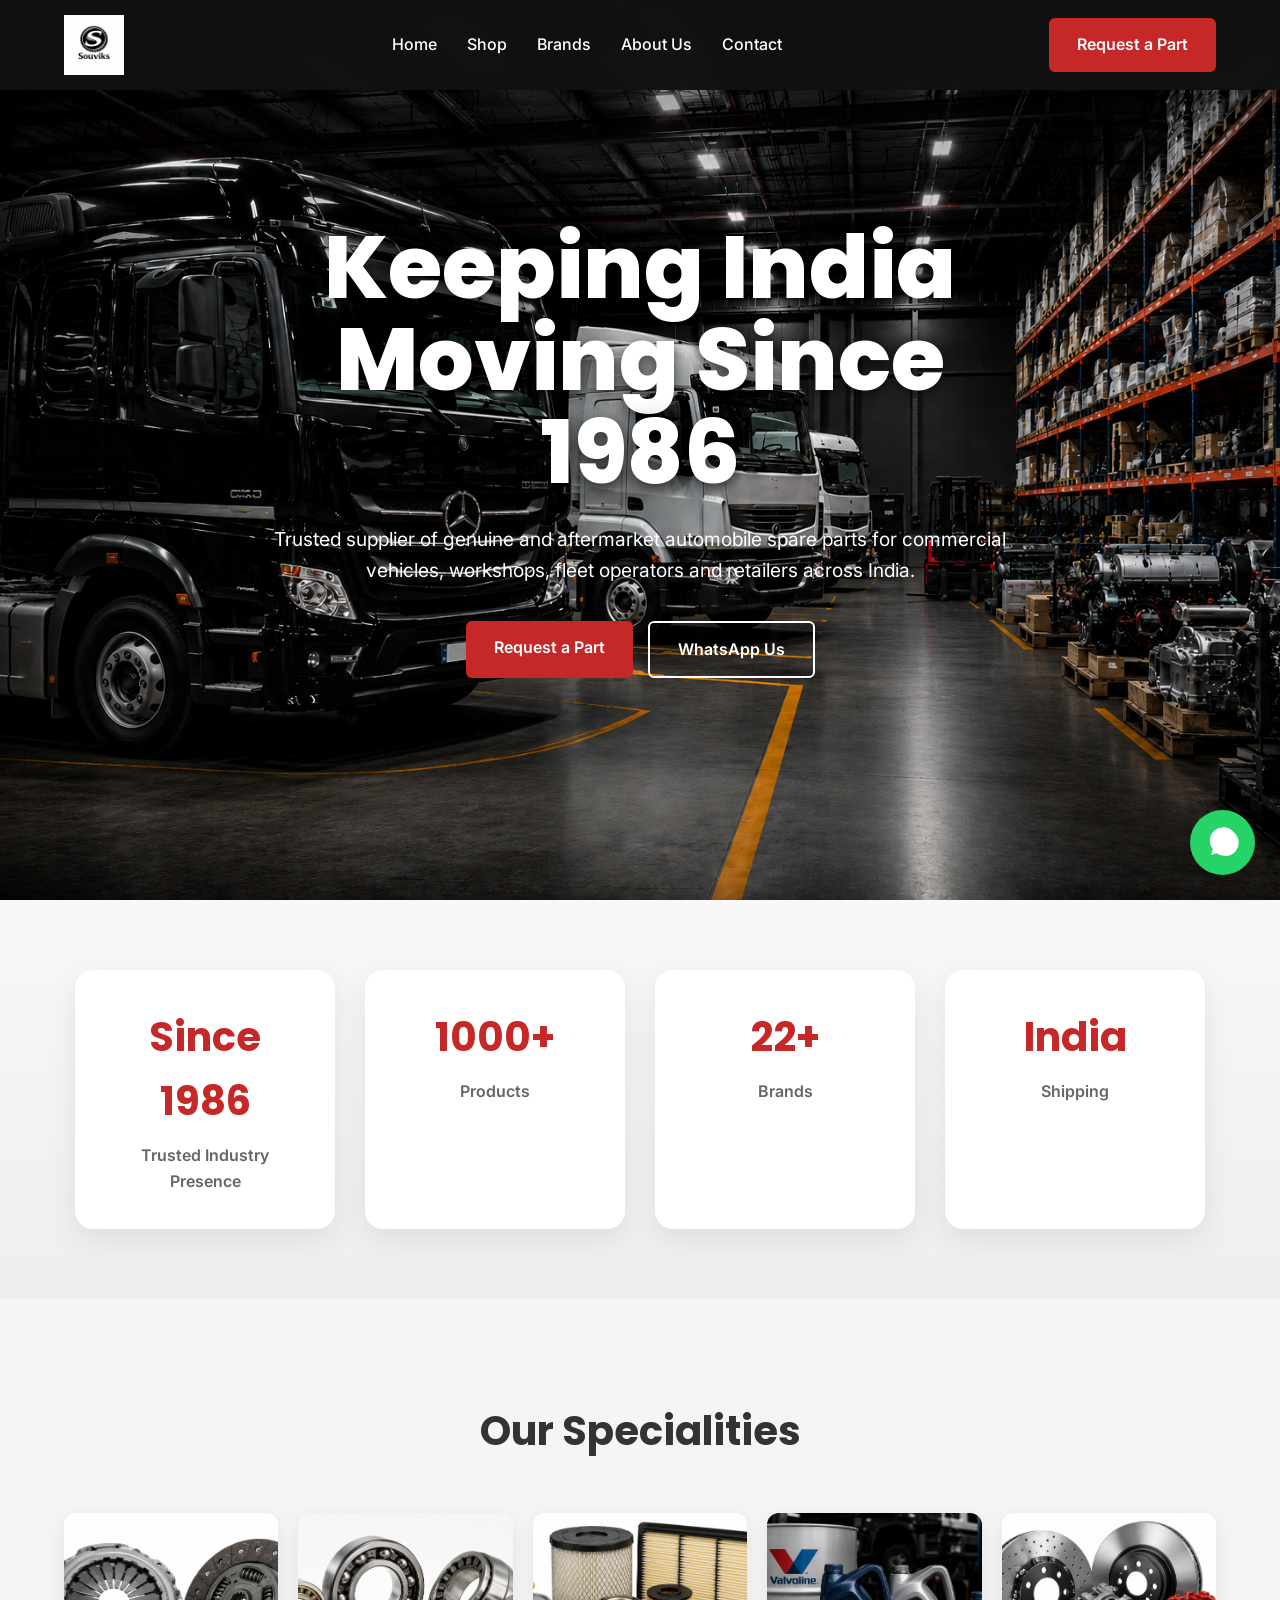
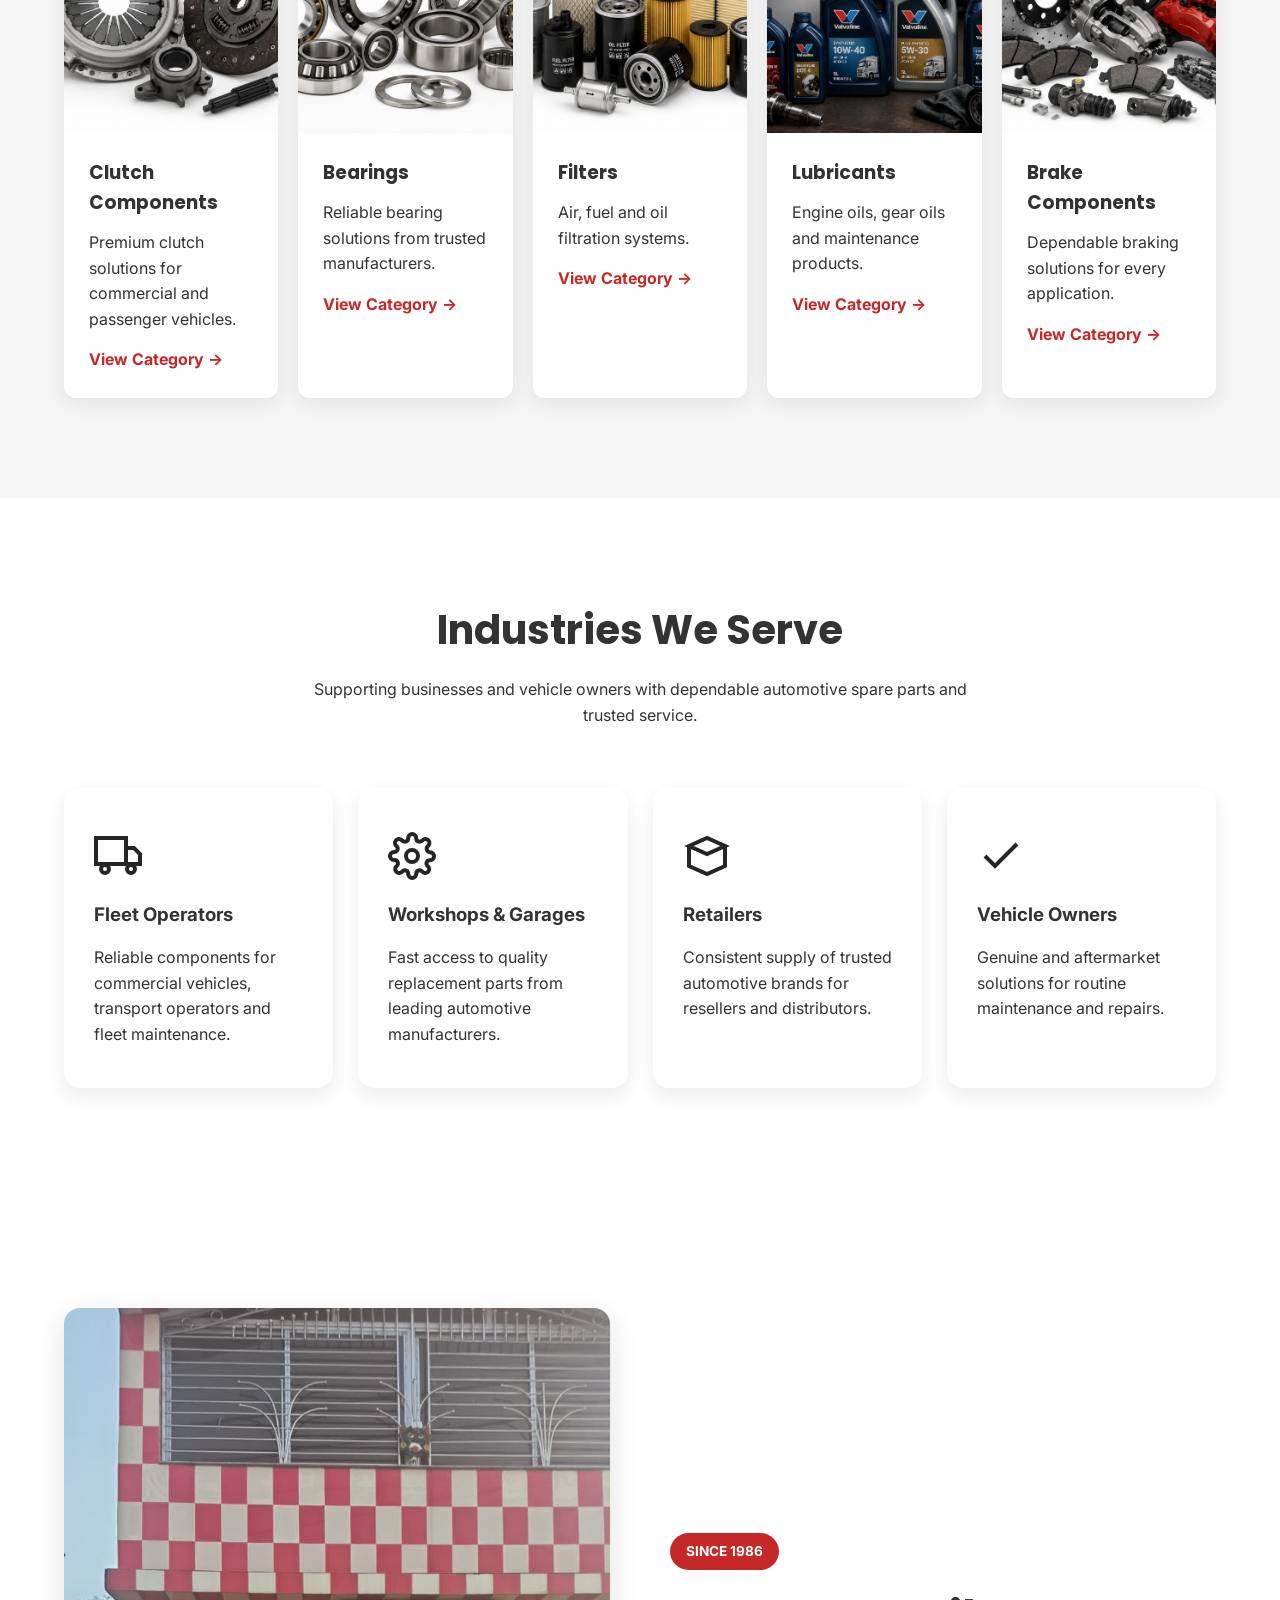
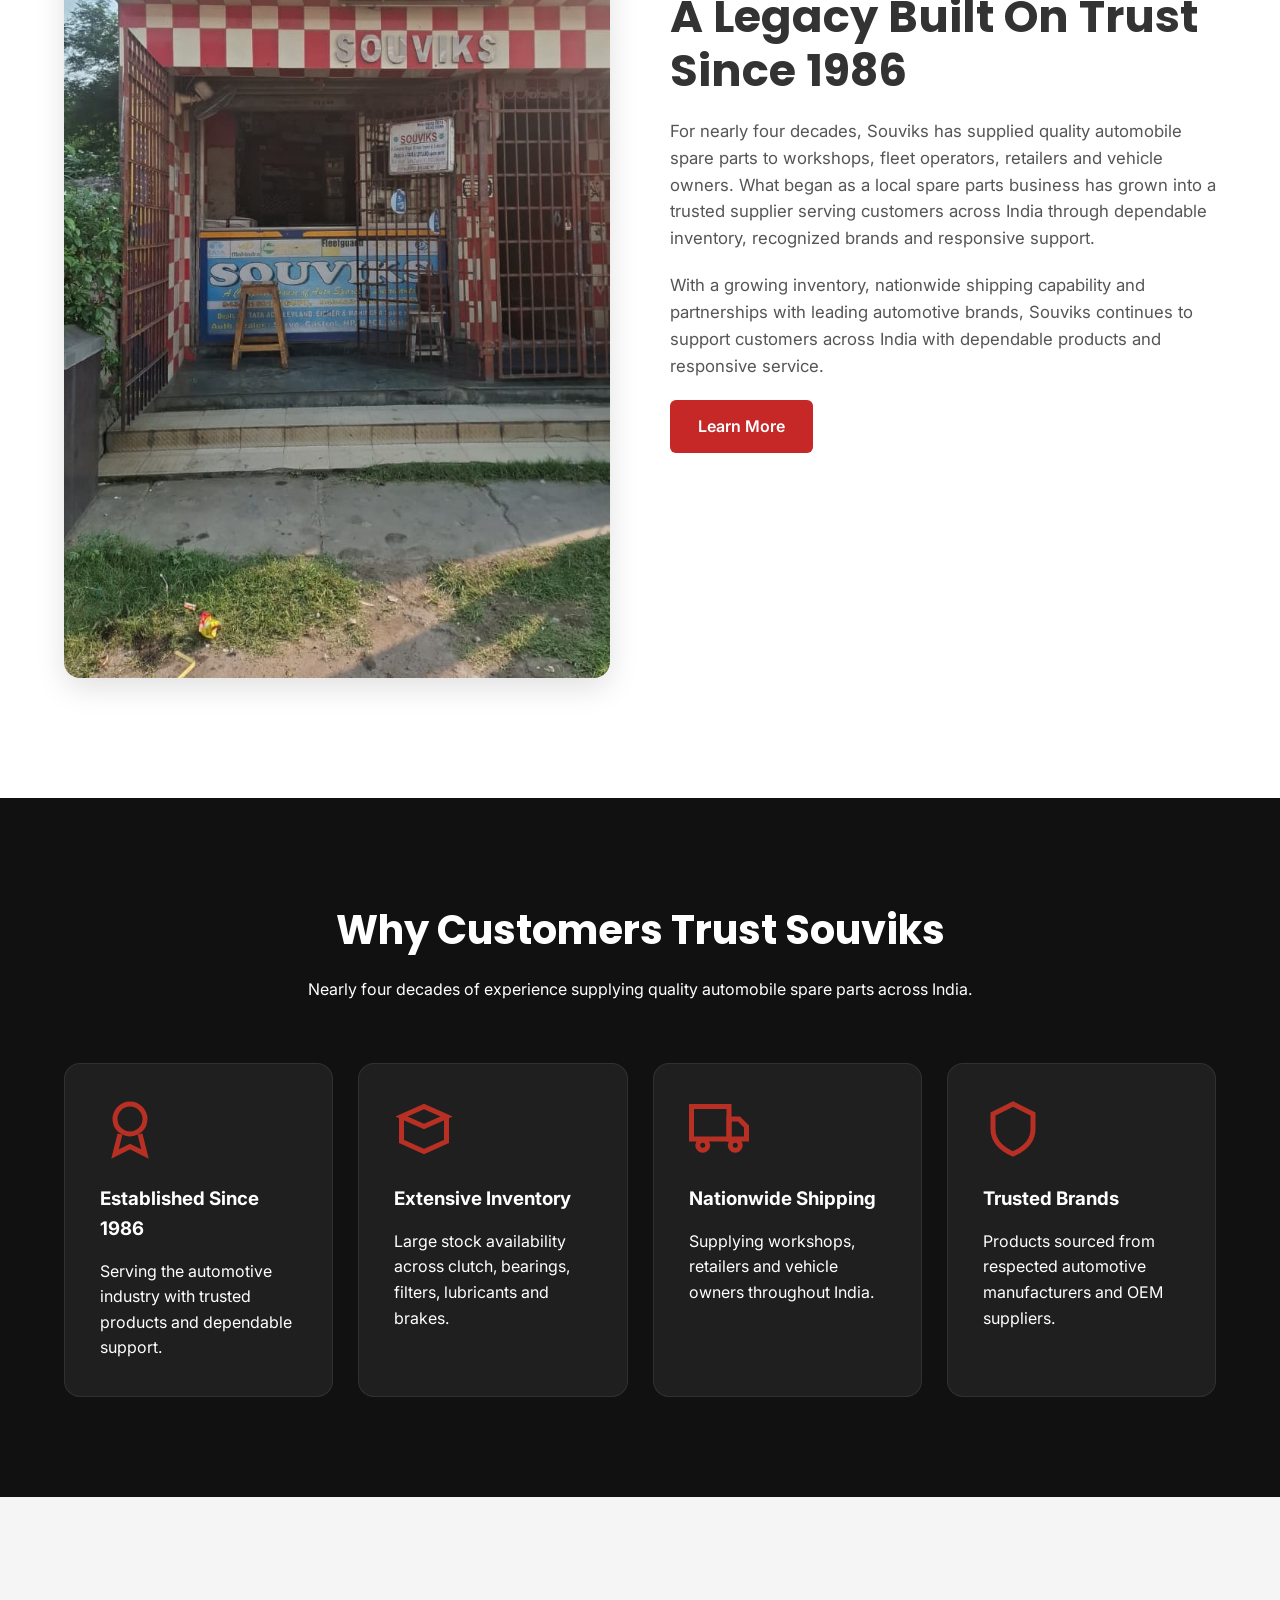
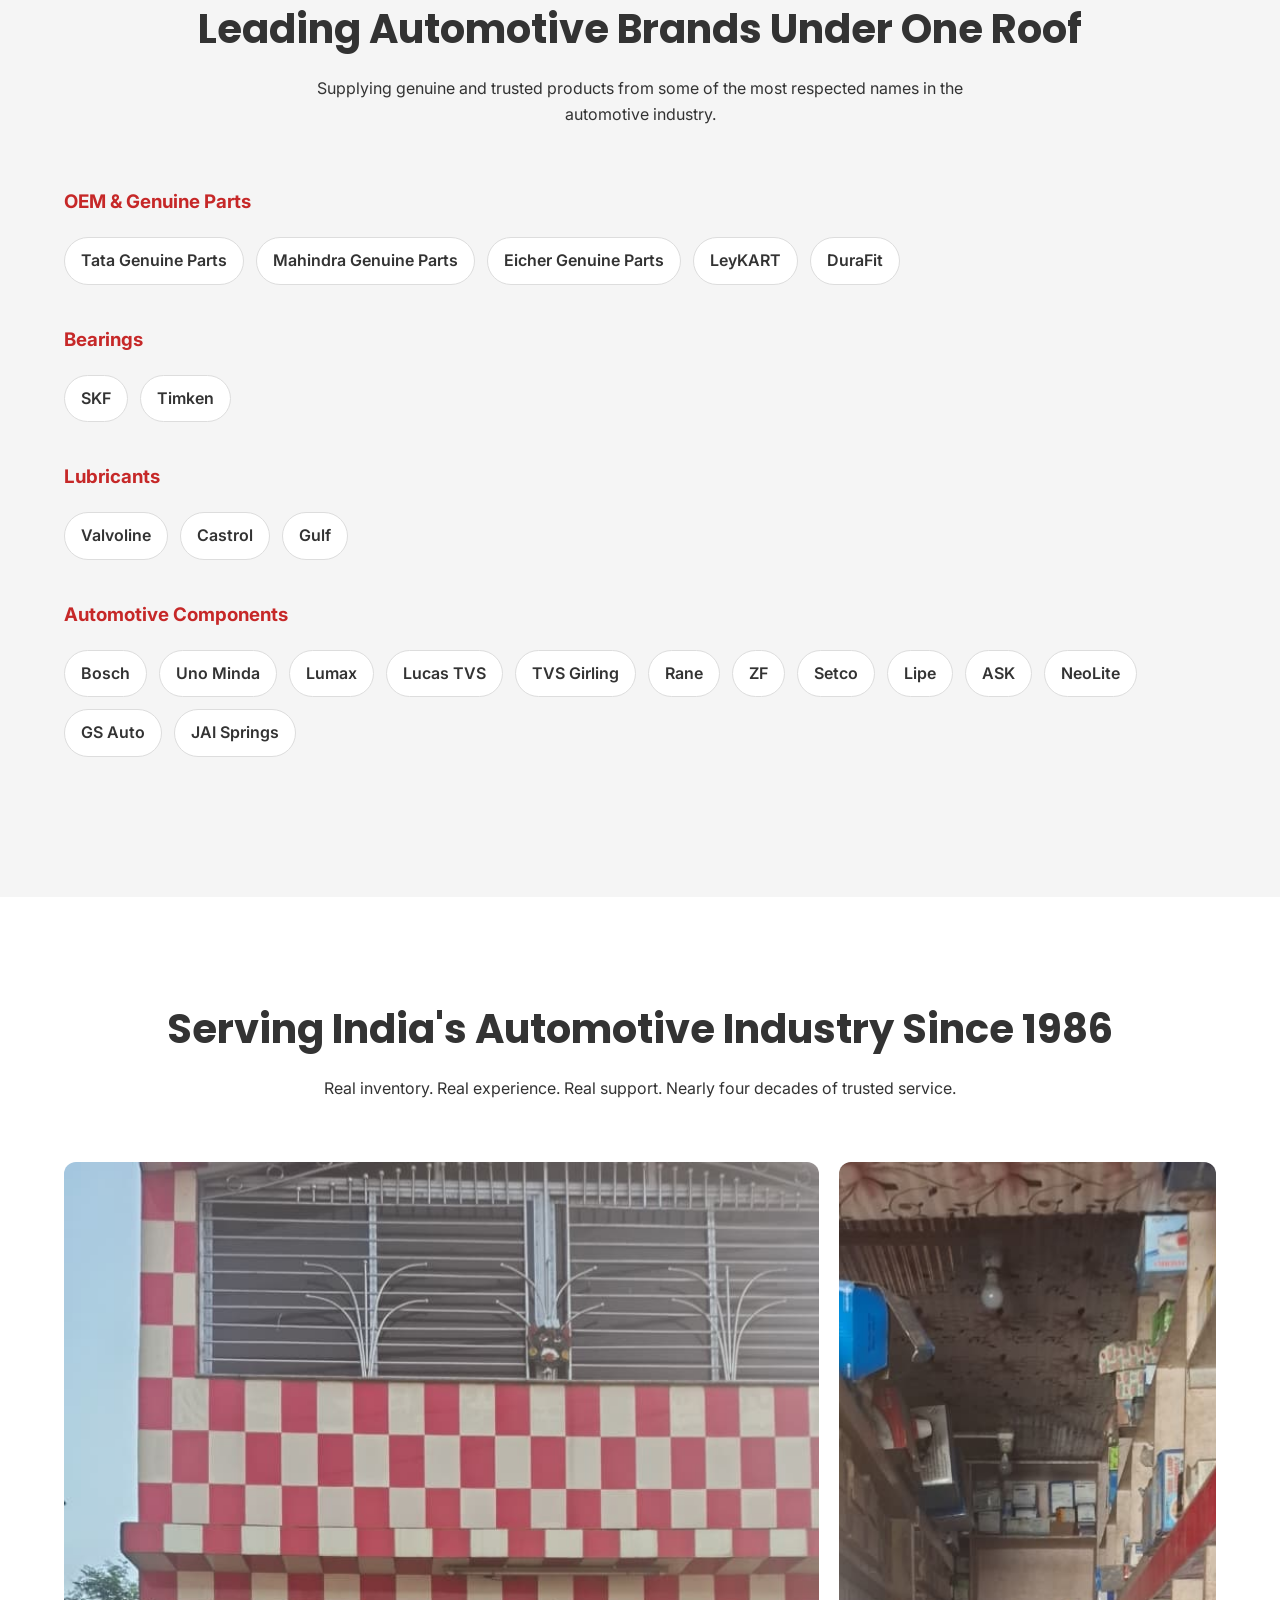
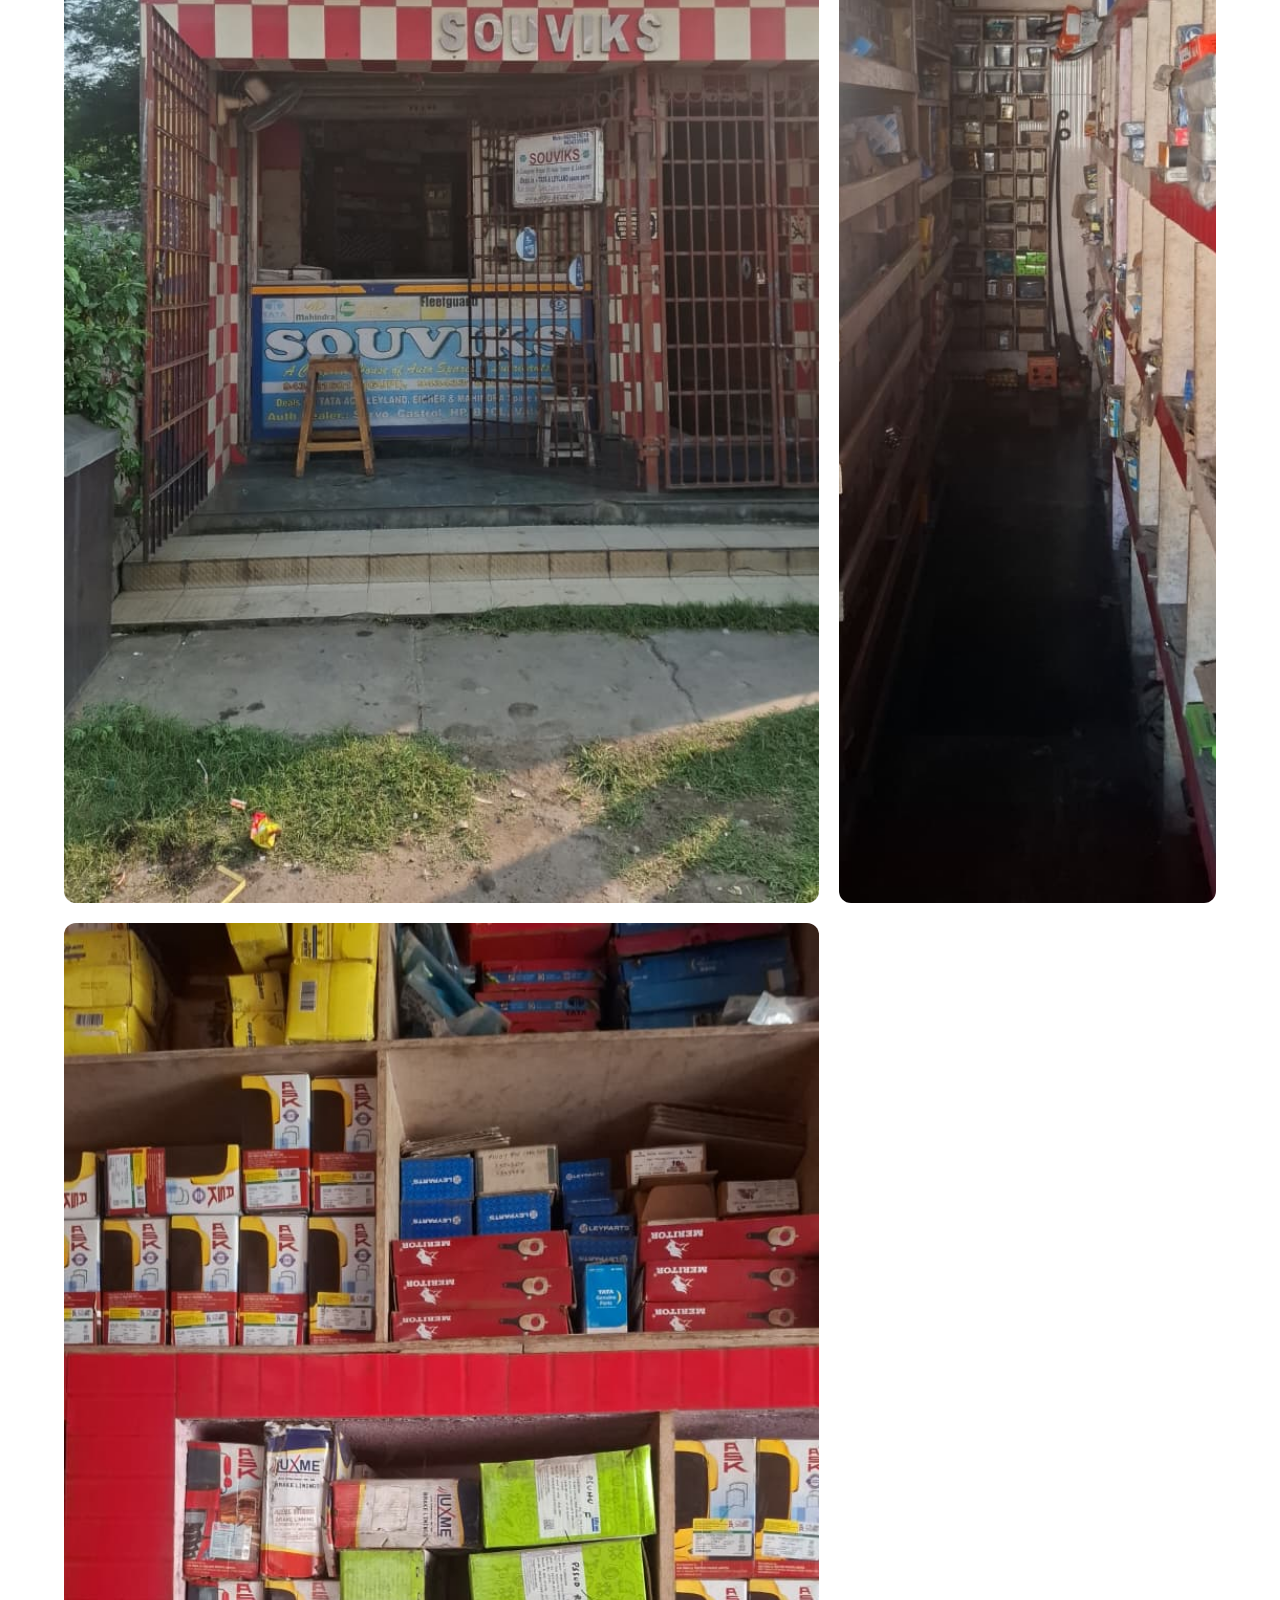
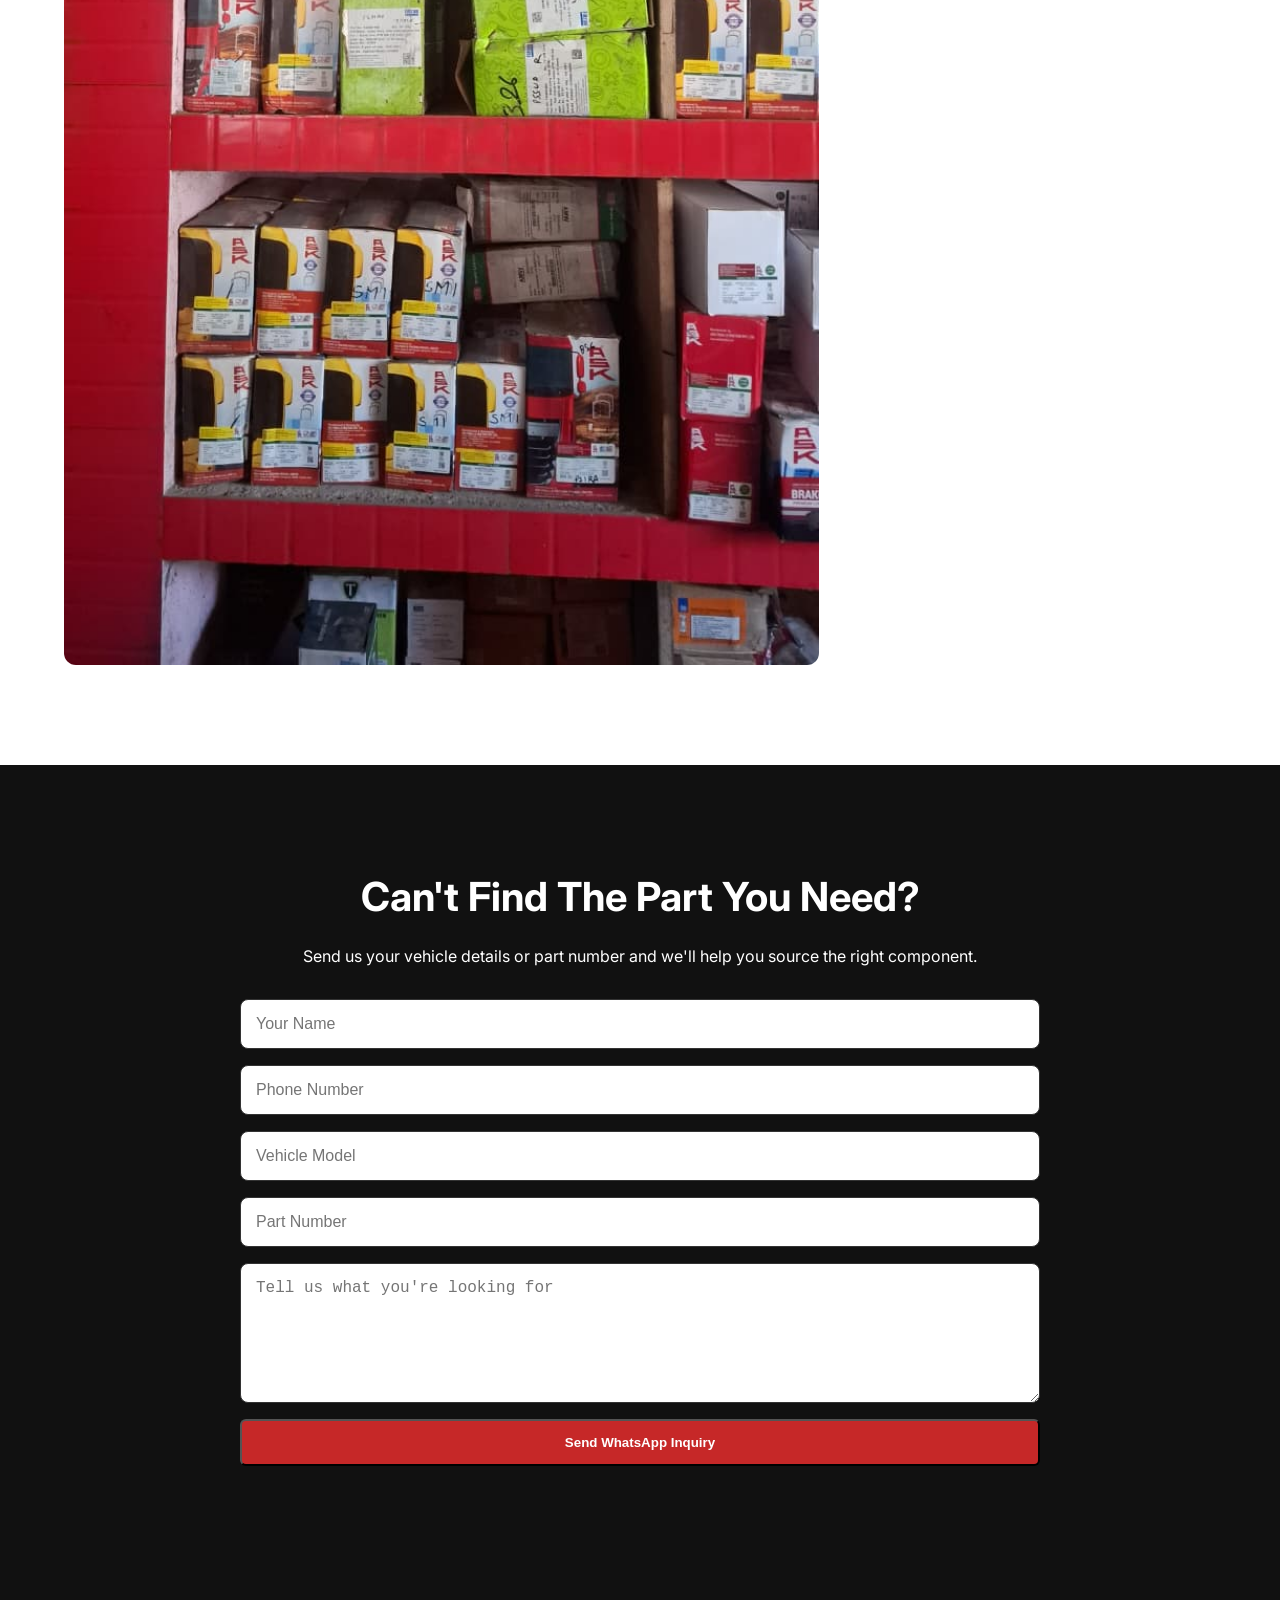
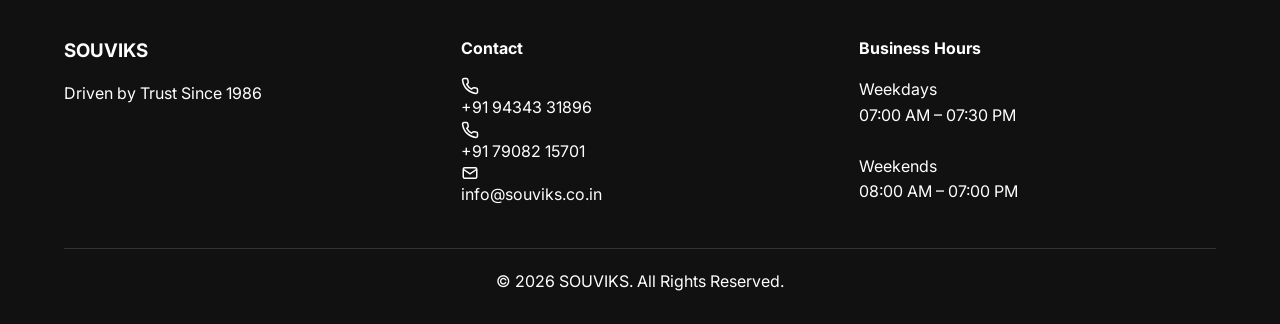
<file: index.html>
<!DOCTYPE html>
<html lang="en">
<head>
    <meta charset="UTF-8">
    <meta name="viewport" content="width=device-width, initial-scale=1.0">
<link rel="icon" type="image/x-icon" href="/favicon.ico">

<link rel="icon" type="image/png" sizes="32x32" href="/favicon-32x32.png">

<link rel="icon" type="image/png" sizes="16x16" href="/favicon-16x16.png">

<link rel="apple-touch-icon" sizes="180x180" href="/apple-touch-icon.png">

<link rel="manifest" href="/site.webmanifest">
 <link rel="canonical" href="https://souviks.co.in/">   
    <title>SOUVIKS | Trusted Automobile Spare Parts Since 1986</title>

    <meta name="description" content="Trusted automobile spare parts supplier since 1986. Clutch components, bearings, filters, lubricants and brake systems. Nationwide shipping across India.">

    <link rel="stylesheet" href="css/style.css">

    <link href="https://fonts.googleapis.com/css2?family=Inter:wght@300;400;500;600&family=Poppins:wght@400;600;700;800&display=swap" rel="stylesheet">


<meta charset="UTF-8">
<meta name="viewport" content="width=device-width, initial-scale=1.0">

<title>...</title>

<meta name="description" content="...">

<!-- Open Graph -->

<meta property="og:title"
content="Souviks | Trusted Automobile Spare Parts Since 1986">

<meta property="og:description"
content="Trusted supplier of genuine and aftermarket automobile spare parts across India.">

<meta property="og:image"
content="https://souviks.co.in/assets/images/og-image.png">

<meta property="og:image:width"
content="1200">

<meta property="og:image:height"
content="630">

<meta property="og:image:alt"
content="Souviks - Trusted Automobile Spare Parts Since 1986">

<meta property="og:url"
content="https://www.souviks.co.in">

<meta property="og:type"
content="website">

<!-- Local Business Schema -->

<script type="application/ld+json">
{
  "@context":"https://schema.org",
  "@type":"AutoPartsStore",
  "name":"Souviks",
  "url":"https://www.souviks.co.in",
  "telephone":"+919434331896",
  "email":"info@souviks.co.in",
  "address":{
    "@type":"PostalAddress",
    "streetAddress":"06/A, Souviks Building, Beside NH-2, Andal More",
    "addressLocality":"Andal",
    "addressRegion":"West Bengal",
    "postalCode":"713321",
    "addressCountry":"IN"
  }
}
</script>

<link rel="stylesheet" href="css/style.css">

</head>


<body>

<header class="navbar">
    <div class="container nav-wrapper">

        <a href="index.html" class="logo">
            <img src="assets/logo/souviks-logo.png" alt="Souviks Logo">
        </a>

        <nav>
            <ul class="nav-links">
                <li><a href="index.html">Home</a></li>
                <li><a href="products.html">Shop</a></li>
                <li><a href="brands.html">Brands</a></li>
                <li><a href="about.html">About Us</a></li>
                <li><a href="contact.html">Contact</a></li>
            </ul>
        </nav>

        <a href="request-part.html" class="btn btn-primary">
            Request a Part
        </a>

    </div>
</header>

<section class="hero">

    <div class="hero-overlay"></div>

    <img
        src="assets/images/hero-truck.png"
        alt="Automobile Spare Parts"
        class="hero-bg">

    <div class="hero-content">

        <h1>
Keeping India Moving Since 1986
</h1>

  <p>
Trusted supplier of genuine and aftermarket
automobile spare parts for commercial vehicles,
workshops, fleet operators and retailers across India.
</p>

        <div class="hero-buttons">

            <a href="request-part.html" class="btn btn-primary">
                Request a Part
            </a>

            <a
                href="https://wa.me/917908215701"
                target="_blank"
                class="btn btn-secondary">
                WhatsApp Us
            </a>

        </div>

    </div>

</section>

<section class="trust-metrics">

    <div class="container metrics-grid">

        <div class="metric">
           <h2>Since 1986</h2>
<p>Trusted Industry Presence</p>
        </div>

        <div class="metric">
            <h2>1000+</h2>
            <p>Products</p>
        </div>

        <div class="metric">
            <h2>22+</h2>
            <p>Brands</p>
        </div>

        <div class="metric">
            <h2>India</h2>
            <p>Shipping</p>
        </div>

    </div>

</section>



<section id="categories" class="categories">

    <div class="container">

        <h2>Our Specialities</h2>

        <div class="category-grid">

            <div class="category-card">

                <img src="assets/images/clutch-components.png" alt="Clutch Components">

                <div class="category-content">
                    <h3>Clutch Components</h3>
                    <p>Premium clutch solutions for commercial and passenger vehicles.</p>
                    <a href="#">View Category →</a>
                </div>

            </div>

            <div class="category-card">

                <img src="assets/images/bearings.png" alt="Bearings">

                <div class="category-content">
                    <h3>Bearings</h3>
                    <p>Reliable bearing solutions from trusted manufacturers.</p>
                    <a href="#">View Category →</a>
                </div>

            </div>

            <div class="category-card">

                <img src="assets/images/filters.png" alt="Filters">

                <div class="category-content">
                    <h3>Filters</h3>
                    <p>Air, fuel and oil filtration systems.</p>
                    <a href="#">View Category →</a>
                </div>

            </div>

            <div class="category-card">

                <img src="assets/images/lubricants.png" alt="Lubricants">

                <div class="category-content">
                    <h3>Lubricants</h3>
                    <p>Engine oils, gear oils and maintenance products.</p>
                    <a href="#">View Category →</a>
                </div>

            </div>

            <div class="category-card">

                <img src="assets/images/brake-components.png" alt="Brake Components">

                <div class="category-content">
                    <h3>Brake Components</h3>
                    <p>Dependable braking solutions for every application.</p>
                    <a href="#">View Category →</a>
                </div>

            </div>

        </div>

    </div>

</section>
<section class="industries">

    <div class="container">

        <div class="section-heading">
            <h2>Industries We Serve</h2>
            <p>
                Supporting businesses and vehicle owners with dependable
                automotive spare parts and trusted service.
            </p>
        </div>

        <div class="industries-grid">

            <div class="industry-card">
                <img
    src="assets/icons/truck.svg"
    alt=""
    class="industry-icon">
                <h3>Fleet Operators</h3>
                <p>
                    Reliable components for commercial vehicles,
                    transport operators and fleet maintenance.
                </p>
            </div>

            <div class="industry-card">
               <img
    src="assets/icons/gear.svg"
    alt=""
    class="industry-icon">
                <h3>Workshops & Garages</h3>
                <p>
                    Fast access to quality replacement parts from
                    leading automotive manufacturers.
                </p>
            </div>

            <div class="industry-card">
              <img
    src="assets/icons/inventory.svg"
    alt=""
    class="industry-icon">
                <h3>Retailers</h3>
                <p>
                    Consistent supply of trusted automotive brands
                    for resellers and distributors.
                </p>
            </div>

            <div class="industry-card">
              <img
    src="assets/icons/check.svg"
    alt=""
    class="industry-icon">
                <h3>Vehicle Owners</h3>
                <p>
                    Genuine and aftermarket solutions for routine
                    maintenance and repairs.
                </p>
            </div>

        </div>

    </div>

</section>
    <section class="about-highlight">

    <div class="container">

        <div class="about-highlight-grid">

            <div class="about-highlight-image">

                <img
                    src="assets/images/storefront.jpeg"
                    alt="Souviks Storefront">

            </div>

            <div class="about-highlight-content">

                <span class="section-tag">
                    SINCE 1986
                </span>

                <h2>
                   A Legacy Built On Trust Since 1986
                </h2>

                <p>
                    For nearly four decades, Souviks has supplied quality automobile spare parts to workshops, fleet operators, retailers and vehicle owners. What began as a local spare parts business has grown into a trusted supplier serving customers across India through dependable inventory, recognized brands and responsive support.
                </p>

                <p>
                    With a growing inventory, nationwide shipping
                    capability and partnerships with leading
                    automotive brands, Souviks continues to support
                    customers across India with dependable products
                    and responsive service.
                </p>

                <a href="about.html" class="btn btn-primary">
                    Learn More
                </a>

            </div>

        </div>

    </div>

</section>
    <section class="why-souviks">

    <div class="container">

        <div class="section-heading light">

            <h2>Why Customers Trust Souviks</h2>

            <p>
                Nearly four decades of experience supplying quality
                automobile spare parts across India.
            </p>

        </div>

        <div class="why-grid">

           <div class="why-card">

    <img
        src="assets/icons/award.svg"
        alt="Experience"
        class="why-icon">

    <h3>Established Since 1986</h3>

    <p>
        Serving the automotive industry with trusted
        products and dependable support.
    </p>

</div>

            <div class="why-card">
                  <img
        src="assets/icons/inventory.svg"
        alt="Inventory"
        class="why-icon">
                <h3>Extensive Inventory</h3>
                <p>
                    Large stock availability across clutch,
                    bearings, filters, lubricants and brakes.
                </p>
            </div>

            <div class="why-card">
                   <img
        src="assets/icons/truck.svg"
        alt="Shipping"
        class="why-icon">
                <h3>Nationwide Shipping</h3>
                <p>
                    Supplying workshops, retailers and vehicle
                    owners throughout India.
                </p>
            </div>

            <div class="why-card">
                  <img
        src="assets/icons/shield.svg"
        alt="trust"
        class="why-icon">
                <h3>Trusted Brands</h3>
                <p>
                    Products sourced from respected automotive
                    manufacturers and OEM suppliers.
                </p>
            </div>

        </div>

    </div>

</section>

    <section class="brands-stock">

    <div class="container">

        <div class="section-heading">

            <h2>Leading Automotive Brands Under One Roof</h2>

            <p>
                Supplying genuine and trusted products from some
                of the most respected names in the automotive industry.
            </p>

        </div>

        <div class="brand-groups">

            <div class="brand-group">

                <h3>OEM & Genuine Parts</h3>

                <div class="brand-tags">
                    <span>Tata Genuine Parts</span>
                    <span>Mahindra Genuine Parts</span>
                    <span>Eicher Genuine Parts</span>
                    <span>LeyKART</span>
                    <span>DuraFit</span>
                </div>

            </div>

            <div class="brand-group">

                <h3>Bearings</h3>

                <div class="brand-tags">
                    <span>SKF</span>
                    <span>Timken</span>
                </div>

            </div>

            <div class="brand-group">

                <h3>Lubricants</h3>

                <div class="brand-tags">
                    <span>Valvoline</span>
                    <span>Castrol</span>
                    <span>Gulf</span>
                </div>

            </div>

            <div class="brand-group">

                <h3>Automotive Components</h3>

                <div class="brand-tags">
                    <span>Bosch</span>
                    <span>Uno Minda</span>
                    <span>Lumax</span>
                    <span>Lucas TVS</span>
                    <span>TVS Girling</span>
                    <span>Rane</span>
                    <span>ZF</span>
                    <span>Setco</span>
                    <span>Lipe</span>
                    <span>ASK</span>
                    <span>NeoLite</span>
                    <span>GS Auto</span>
                    <span>JAI Springs</span>
                </div>

            </div>

        </div>

    </div>

</section>
<section class="gallery">

    <div class="container">

        <div class="section-heading">

            <h2>Serving India's Automotive Industry Since 1986</h2>

            <p>
                Real inventory. Real experience. Real support.
                Nearly four decades of trusted service.
            </p>

        </div>

        <div class="gallery-grid">

            <div class="gallery-large">
                <img src="assets/images/storefront.jpeg" alt="Souviks Storefront">
            </div>

            <div class="gallery-small">
                <img src="assets/images/inventory-1.jpeg" alt="Souviks Inventory">
            </div>

            <div class="gallery-small">
                <img src="assets/images/inventory-2.jpeg" alt="Souviks Inventory">
            </div>

        </div>

    </div>

</section>

    <section class="request-part-section">

    <div class="container">

        <div class="request-wrapper">

            <h2>Can't Find The Part You Need?</h2>

            <p>
                Send us your vehicle details or part number and
                we'll help you source the right component.
            </p>

            <form id="whatsappForm">

                <input type="text"
                       id="name"
                       placeholder="Your Name"
                       required>

                <input type="text"
                       id="phone"
                       placeholder="Phone Number"
                       required>

                <input type="text"
                       id="vehicle"
                       placeholder="Vehicle Model">

                <input type="text"
                       id="partnumber"
                       placeholder="Part Number">

                <textarea
                       id="message"
                       placeholder="Tell us what you're looking for"></textarea>

                <button type="submit"
                        class="btn btn-primary">
                    Send WhatsApp Inquiry
                </button>

            </form>

        </div>

    </div>

</section>

    <footer class="footer">

    <div class="container">

        <div class="footer-grid">

            <div>

                <h3>SOUVIKS</h3>

                <p>
                    Driven by Trust Since 1986
                </p>

            </div>

            <div>

                <h4>Contact</h4>

                <p>
    <img src="assets/icons/phone.svg"
         class="footer-icon"
         alt="">
    +91 94343 31896
</p>
               <p>
    <img src="assets/icons/phone.svg"
         class="footer-icon"
         alt="">
    +91 79082 15701
</p>
               <p>
    <img src="assets/icons/mail.svg"
         class="footer-icon"
         alt="">
    info@souviks.co.in
</p>

            </div>

            <div>

                <h4>Business Hours</h4>

                <p>Weekdays</p>
                <p>07:00 AM – 07:30 PM</p>

                <br>

                <p>Weekends</p>
                <p>08:00 AM – 07:00 PM</p>

            </div>

        </div>

        <div class="copyright">

            © 2026 SOUVIKS. All Rights Reserved.

        </div>

    </div>

</footer>
    
 <a href="https://wa.me/917908215701"
   target="_blank"
   class="floating-whatsapp">

    <img
        src="assets/icons/whatsapp.svg"
        alt="WhatsApp">

</a>

<script src="js/main.js"></script>
</body>
</html>
</file>
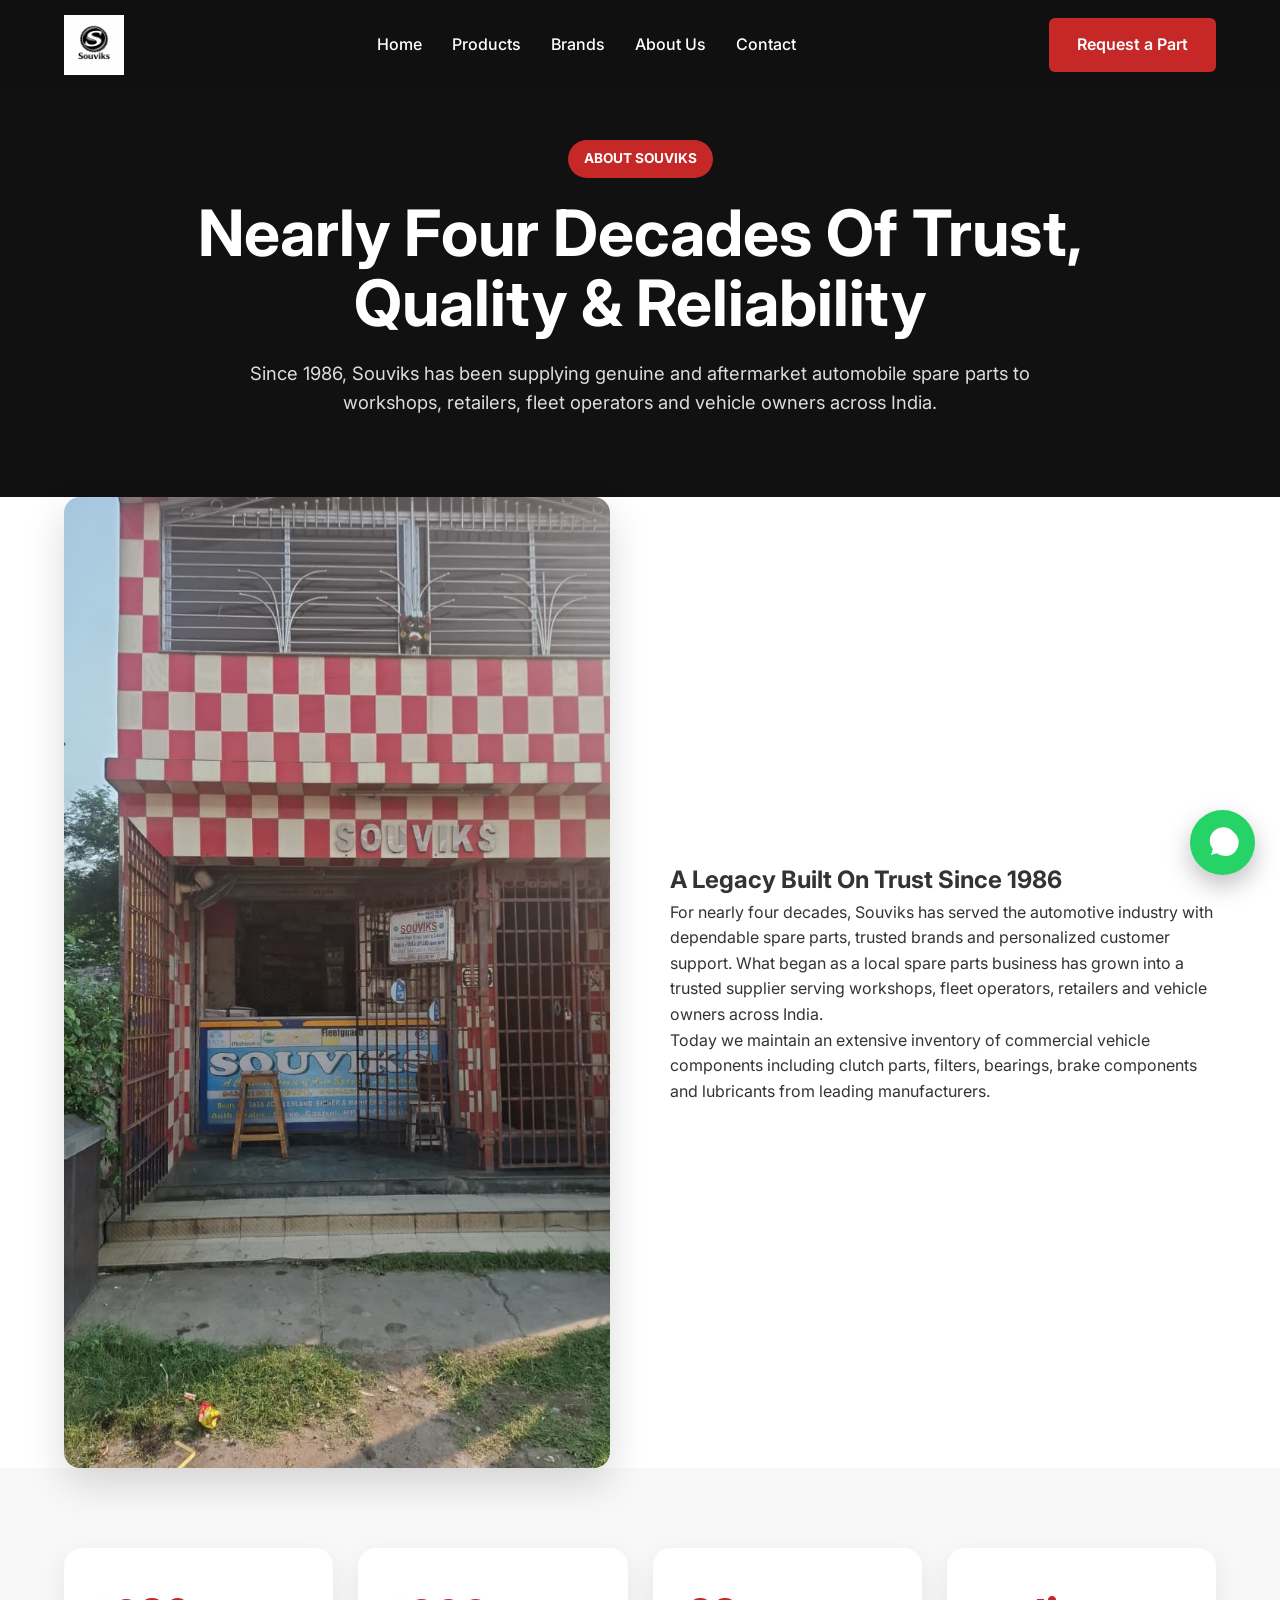
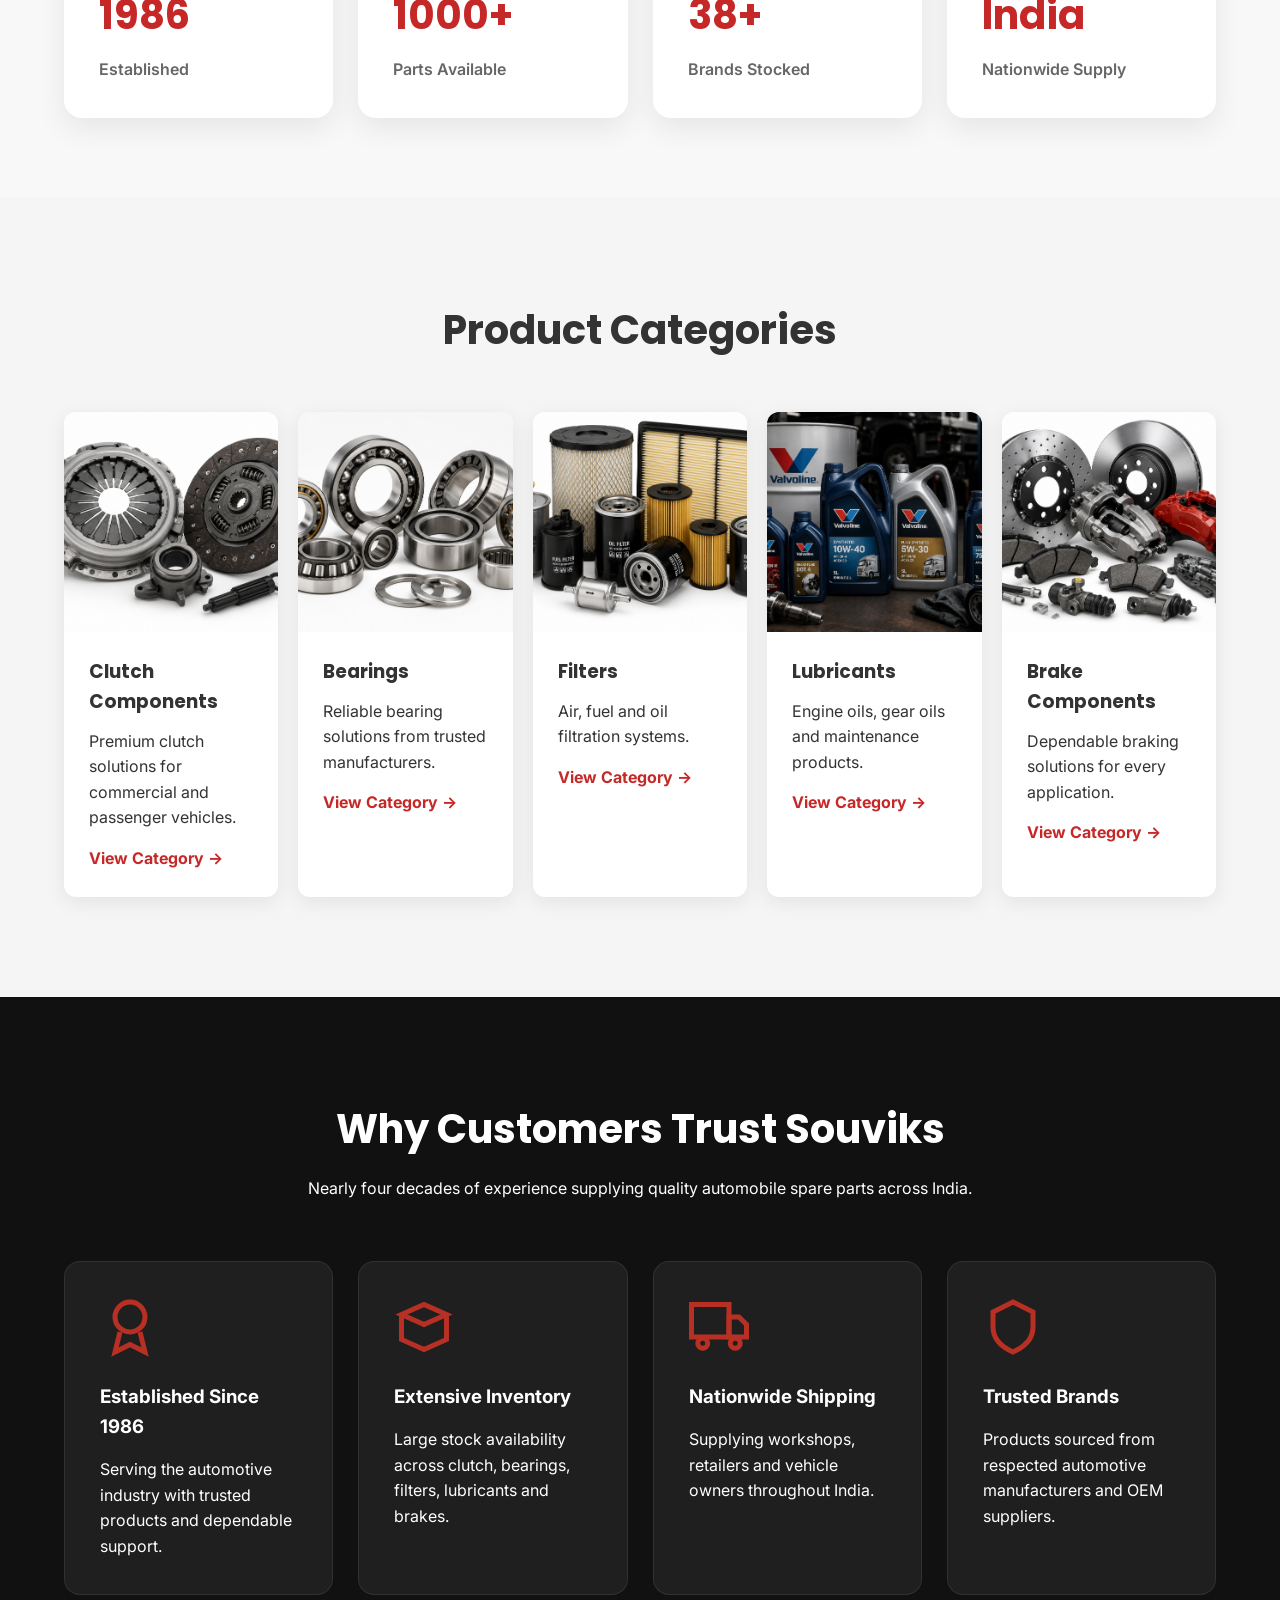
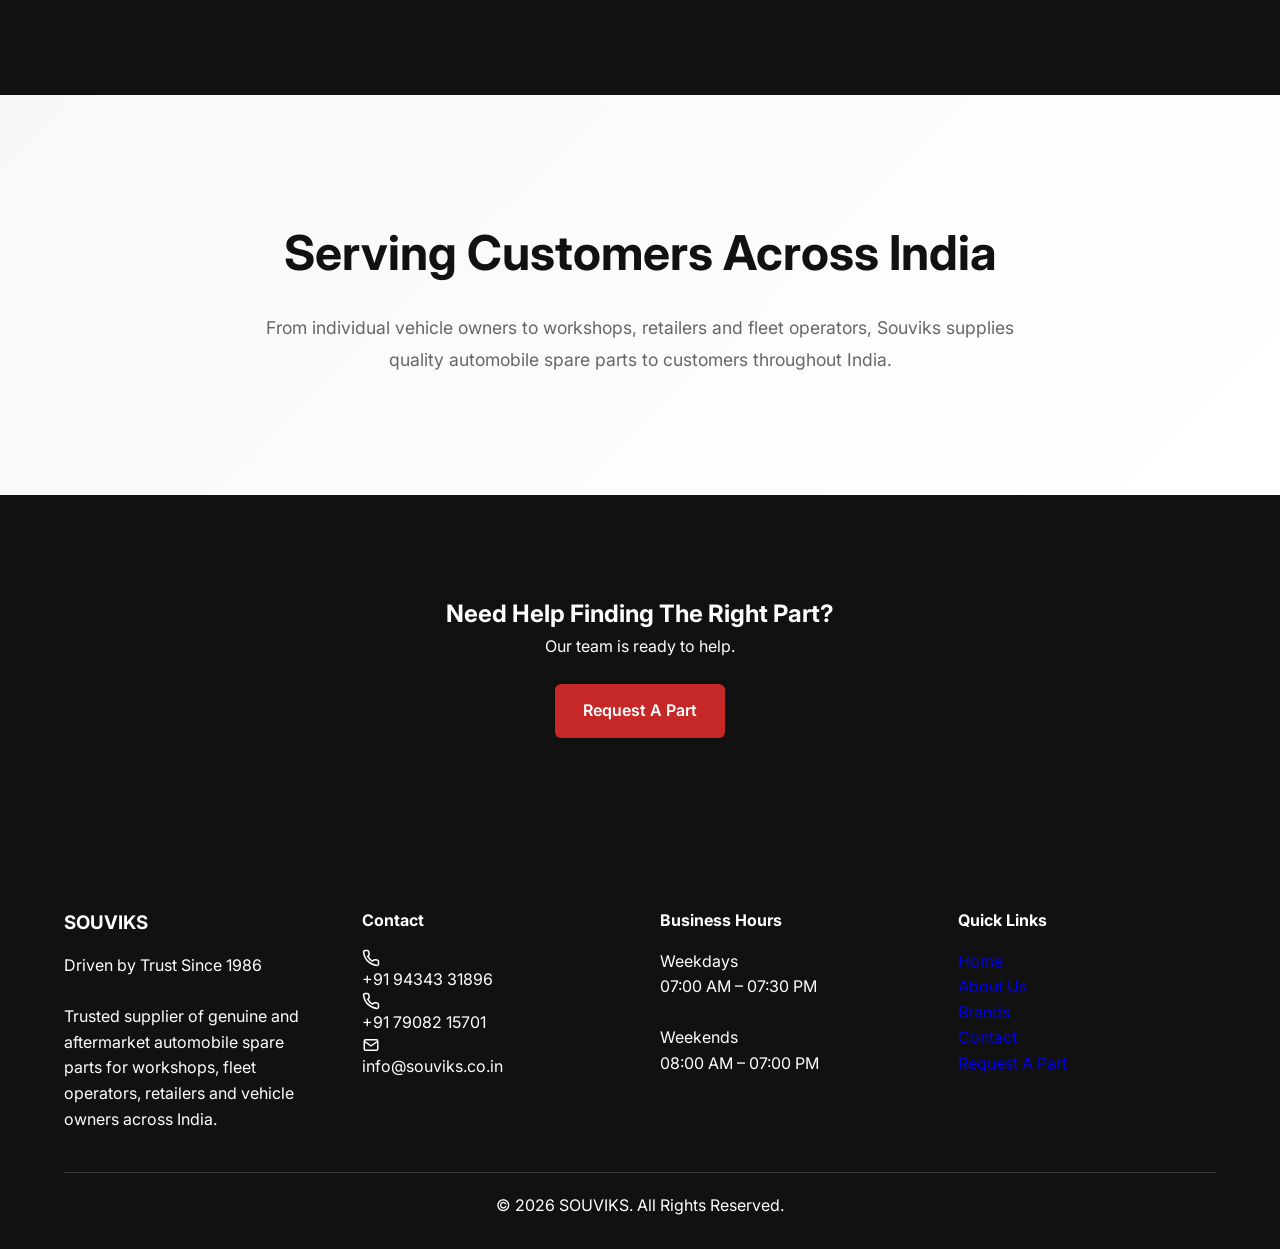
<file: about.html>
<!DOCTYPE html>
<html lang="en">
<head>
    <meta charset="UTF-8">
    <meta name="viewport" content="width=device-width, initial-scale=1.0">
<link rel="icon" type="image/x-icon" href="/favicon.ico">

<link rel="icon" type="image/png" sizes="32x32" href="/favicon-32x32.png">

<link rel="icon" type="image/png" sizes="16x16" href="/favicon-16x16.png">

<link rel="apple-touch-icon" sizes="180x180" href="/apple-touch-icon.png">

<link rel="manifest" href="/site.webmanifest">
 <link rel="canonical" href="https://souviks.co.in/about.html">   
<title>About Us | Souviks</title>

    <meta name="description" content="Trusted automobile spare parts supplier since 1986. Clutch components, bearings, filters, lubricants and brake systems. Nationwide shipping across India.">

    <link rel="stylesheet" href="css/style.css">

    <link href="https://fonts.googleapis.com/css2?family=Inter:wght@300;400;500;600&family=Poppins:wght@400;600;700;800&display=swap" rel="stylesheet">


<meta charset="UTF-8">
<meta name="viewport" content="width=device-width, initial-scale=1.0">

<title>...</title>

<meta name="description" content="...">

<!-- Open Graph -->

<meta property="og:title"
content="Souviks | Trusted Automobile Spare Parts Since 1986">

<meta property="og:description"
content="Trusted supplier of genuine and aftermarket automobile spare parts across India.">

<meta property="og:image"
content="https://www.souviks.co.in/assets/images/og-image.png">

<meta property="og:url"
content="https://www.souviks.co.in">

<meta property="og:type"
content="website">

<!-- Local Business Schema -->

<script type="application/ld+json">
{
  "@context":"https://schema.org",
  "@type":"AutoPartsStore",
  "name":"Souviks",
  "url":"https://www.souviks.co.in",
  "telephone":"+919434331896",
  "email":"info@souviks.co.in",
  "address":{
    "@type":"PostalAddress",
    "streetAddress":"06/A, Souviks Building, Beside NH-2, Andal More",
    "addressLocality":"Andal",
    "addressRegion":"West Bengal",
    "postalCode":"713321",
    "addressCountry":"IN"
  }
}
</script>

<link rel="stylesheet" href="css/style.css">

</head>


<body>
   <header class="navbar">
    <div class="container nav-wrapper">

        <a href="index.html" class="logo">
            <img src="assets/logo/souviks-logo.png" alt="Souviks Logo">
        </a>

        <nav>
            <ul class="nav-links">
                <li><a href="index.html">Home</a></li>
                <li><a href="products.html">Products</a></li>
                <li><a href="brands.html">Brands</a></li>
                <li><a href="about.html">About Us</a></li>
                <li><a href="contact.html">Contact</a></li>
            </ul>
        </nav>

        <a href="request-part.html" class="btn btn-primary">
            Request a Part
        </a>

    </div>
</header>
<section class="page-hero">

    <div class="container">

        <span class="section-tag">
            ABOUT SOUVIKS
        </span>

        <h1>
            Nearly Four Decades Of Trust,
            Quality & Reliability
        </h1>

        <p>
            Since 1986, Souviks has been supplying genuine
            and aftermarket automobile spare parts to
            workshops, retailers, fleet operators and
            vehicle owners across India.
        </p>

    </div>

</section>
<section class="about-story">

    <div class="container two-column">

        <div>
            <img
            src="assets/images/storefront.jpeg"
            alt="Souviks Storefront">
        </div>

        <div>

            <h2>
                A Legacy Built On Trust Since 1986
            </h2>

            <p>

For nearly four decades, Souviks has served the
automotive industry with dependable spare parts,
trusted brands and personalized customer support.

What began as a local spare parts business has
grown into a trusted supplier serving workshops,
fleet operators, retailers and vehicle owners
across India.

            </p>

            <p>

Today we maintain an extensive inventory of
commercial vehicle components including clutch
parts, filters, bearings, brake components and
lubricants from leading manufacturers.

            </p>

        </div>

    </div>

</section>

<section class="about-stats">

    <div class="container">

        <div class="metrics-grid">

            <div class="metric">
                <h2>1986</h2>
                <p>Established</p>
            </div>

            <div class="metric">
                <h2>1000+</h2>
                <p>Parts Available</p>
            </div>

            <div class="metric">
                <h2>38+</h2>
                <p>Brands Stocked</p>
            </div>

            <div class="metric">
                <h2>India</h2>
                <p>Nationwide Supply</p>
            </div>

        </div>

    </div>

</section>

<section id="categories" class="categories">

    <div class="container">

        <h2>Product Categories</h2>

        <div class="category-grid">

            <div class="category-card">

                <img src="assets/images/clutch-components.png" alt="Clutch Components">

                <div class="category-content">
                    <h3>Clutch Components</h3>
                    <p>Premium clutch solutions for commercial and passenger vehicles.</p>
                    <a href="#">View Category →</a>
                </div>

            </div>

            <div class="category-card">

                <img src="assets/images/bearings.png" alt="Bearings">

                <div class="category-content">
                    <h3>Bearings</h3>
                    <p>Reliable bearing solutions from trusted manufacturers.</p>
                    <a href="#">View Category →</a>
                </div>

            </div>

            <div class="category-card">

                <img src="assets/images/filters.png" alt="Filters">

                <div class="category-content">
                    <h3>Filters</h3>
                    <p>Air, fuel and oil filtration systems.</p>
                    <a href="#">View Category →</a>
                </div>

            </div>

            <div class="category-card">

                <img src="assets/images/lubricants.png" alt="Lubricants">

                <div class="category-content">
                    <h3>Lubricants</h3>
                    <p>Engine oils, gear oils and maintenance products.</p>
                    <a href="#">View Category →</a>
                </div>

            </div>

            <div class="category-card">

                <img src="assets/images/brake-components.png" alt="Brake Components">

                <div class="category-content">
                    <h3>Brake Components</h3>
                    <p>Dependable braking solutions for every application.</p>
                    <a href="#">View Category →</a>
                </div>

            </div>

        </div>

    </div>

</section>

 <section class="why-souviks">

    <div class="container">

        <div class="section-heading light">

            <h2>Why Customers Trust Souviks</h2>

            <p>
                Nearly four decades of experience supplying quality
                automobile spare parts across India.
            </p>

        </div>

        <div class="why-grid">

           <div class="why-card">

    <img
        src="assets/icons/award.svg"
        alt="Experience"
        class="why-icon">

    <h3>Established Since 1986</h3>

    <p>
        Serving the automotive industry with trusted
        products and dependable support.
    </p>

</div>

            <div class="why-card">
                  <img
        src="assets/icons/inventory.svg"
        alt="Inventory"
        class="why-icon">
                <h3>Extensive Inventory</h3>
                <p>
                    Large stock availability across clutch,
                    bearings, filters, lubricants and brakes.
                </p>
            </div>

            <div class="why-card">
                   <img
        src="assets/icons/truck.svg"
        alt="Shipping"
        class="why-icon">
                <h3>Nationwide Shipping</h3>
                <p>
                    Supplying workshops, retailers and vehicle
                    owners throughout India.
                </p>
            </div>

            <div class="why-card">
                  <img
        src="assets/icons/shield.svg"
        alt="trust"
        class="why-icon">
                <h3>Trusted Brands</h3>
                <p>
                    Products sourced from respected automotive
                    manufacturers and OEM suppliers.
                </p>
            </div>

        </div>

    </div>

</section>

<section class="nationwide">

<h2>
Serving Customers Across India
</h2>

<p>

From individual vehicle owners to workshops,
retailers and fleet operators, Souviks supplies
quality automobile spare parts to customers
throughout India.

</p>

</section>

<section class="about-cta">

<h2>
Need Help Finding The Right Part?
</h2>

<p>
Our team is ready to help.
</p>
<a href="request-part.html" class="btn btn-primary">
    Request A Part
</a>
</section>
<a href="https://wa.me/917908215701"
   target="_blank"
   class="floating-whatsapp">

    <img
        src="assets/icons/whatsapp.svg"
        alt="WhatsApp">

</a>
    <script src="js/main.js"></script>
<footer class="footer">

    <div class="container">

        <div class="footer-grid">

            <div>

                <h3>SOUVIKS</h3>

                <p>
                    Driven by Trust Since 1986
                </p>

                <br>

                <p>
                    Trusted supplier of genuine and aftermarket
                    automobile spare parts for workshops,
                    fleet operators, retailers and vehicle
                    owners across India.
                </p>

            </div>

            <div>

                <h4>Contact</h4>

                <p>
                    <img src="assets/icons/phone.svg"
                         class="footer-icon"
                         alt="">
                    +91 94343 31896
                </p>

                <p>
                    <img src="assets/icons/phone.svg"
                         class="footer-icon"
                         alt="">
                    +91 79082 15701
                </p>

                <p>
                    <img src="assets/icons/mail.svg"
                         class="footer-icon"
                         alt="">
                    info@souviks.co.in
                </p>

            </div>

            <div>

                <h4>Business Hours</h4>

                <p>Weekdays</p>
                <p>07:00 AM – 07:30 PM</p>

                <br>

                <p>Weekends</p>
                <p>08:00 AM – 07:00 PM</p>

            </div>

            <div>

                <h4>Quick Links</h4>

                <p><a href="index.html">Home</a></p>
                <p><a href="about.html">About Us</a></p>
                <p><a href="brands.html">Brands</a></p>
                <p><a href="contact.html">Contact</a></p>
                <p><a href="request-part.html">Request A Part</a></p>

            </div>

        </div>

        <div class="copyright">

            © 2026 SOUVIKS. All Rights Reserved.

        </div>

    </div>

</footer>
</body>
</html>
</file>
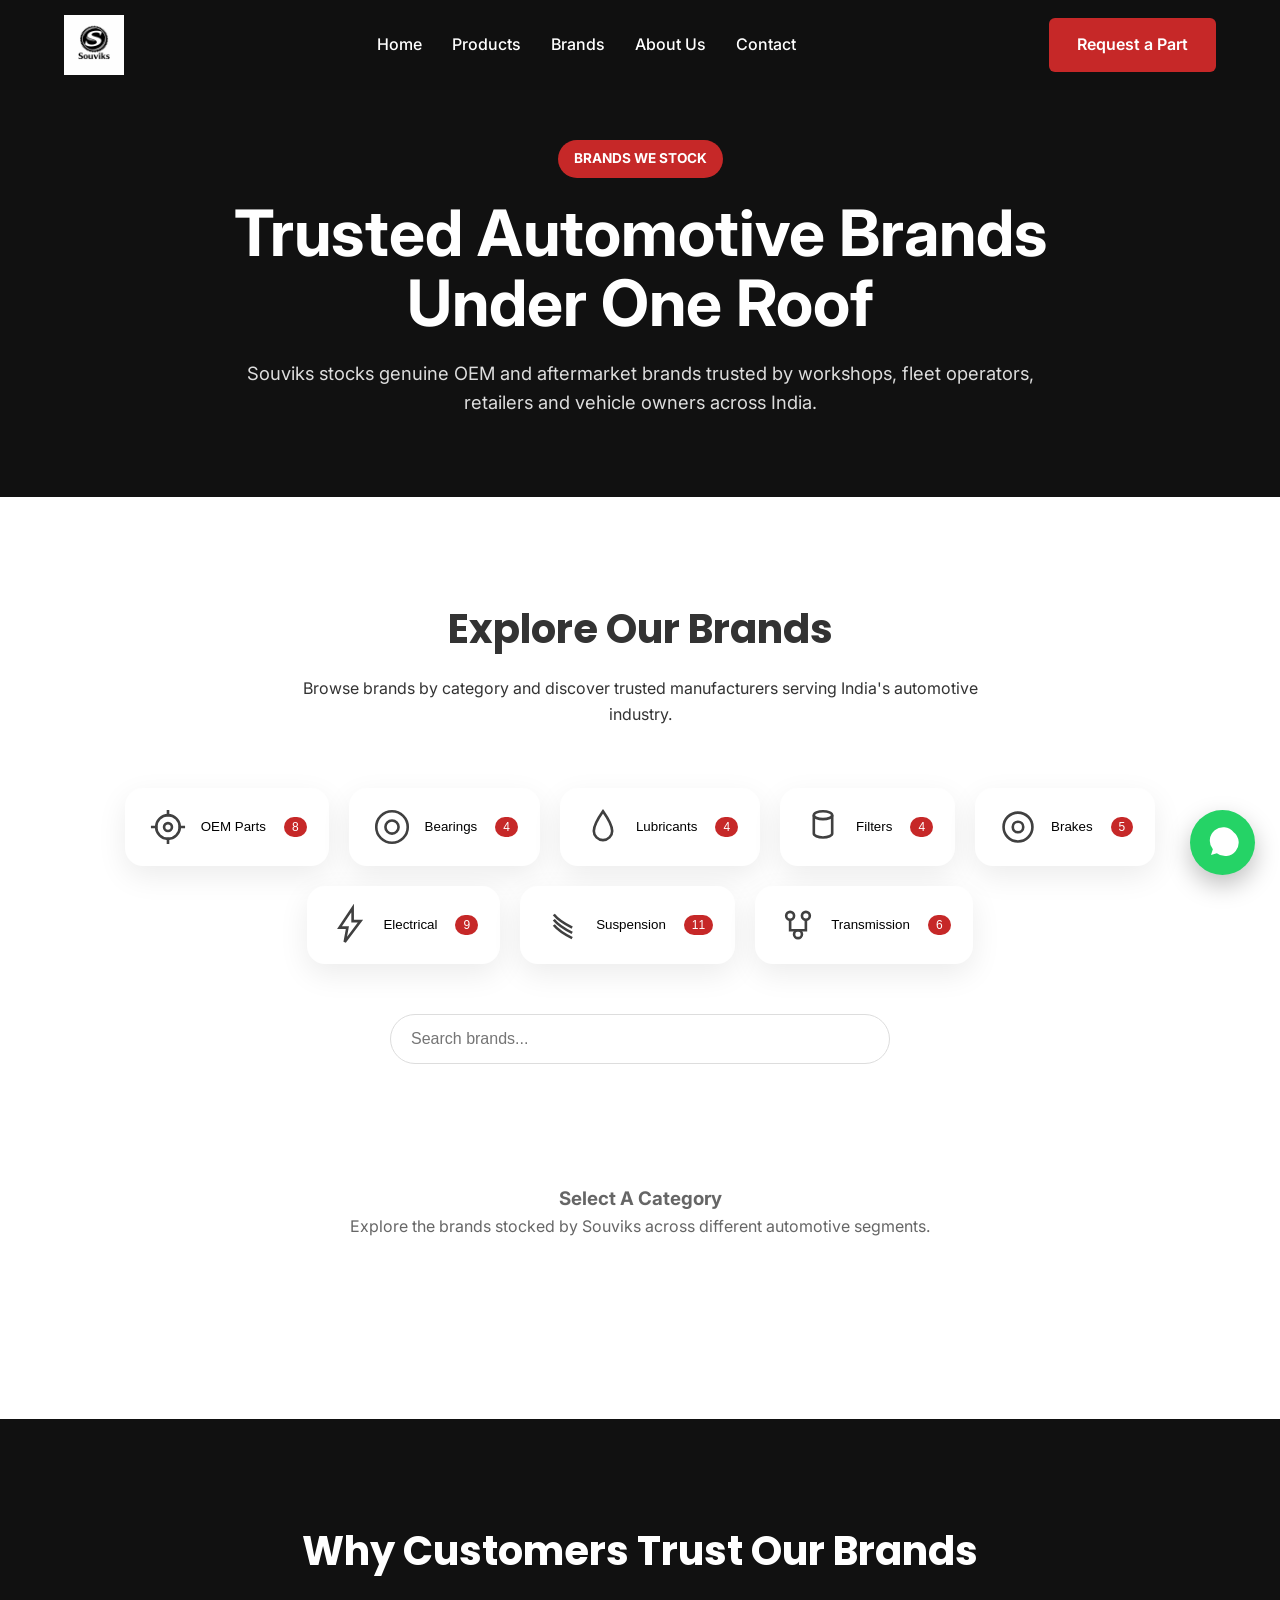
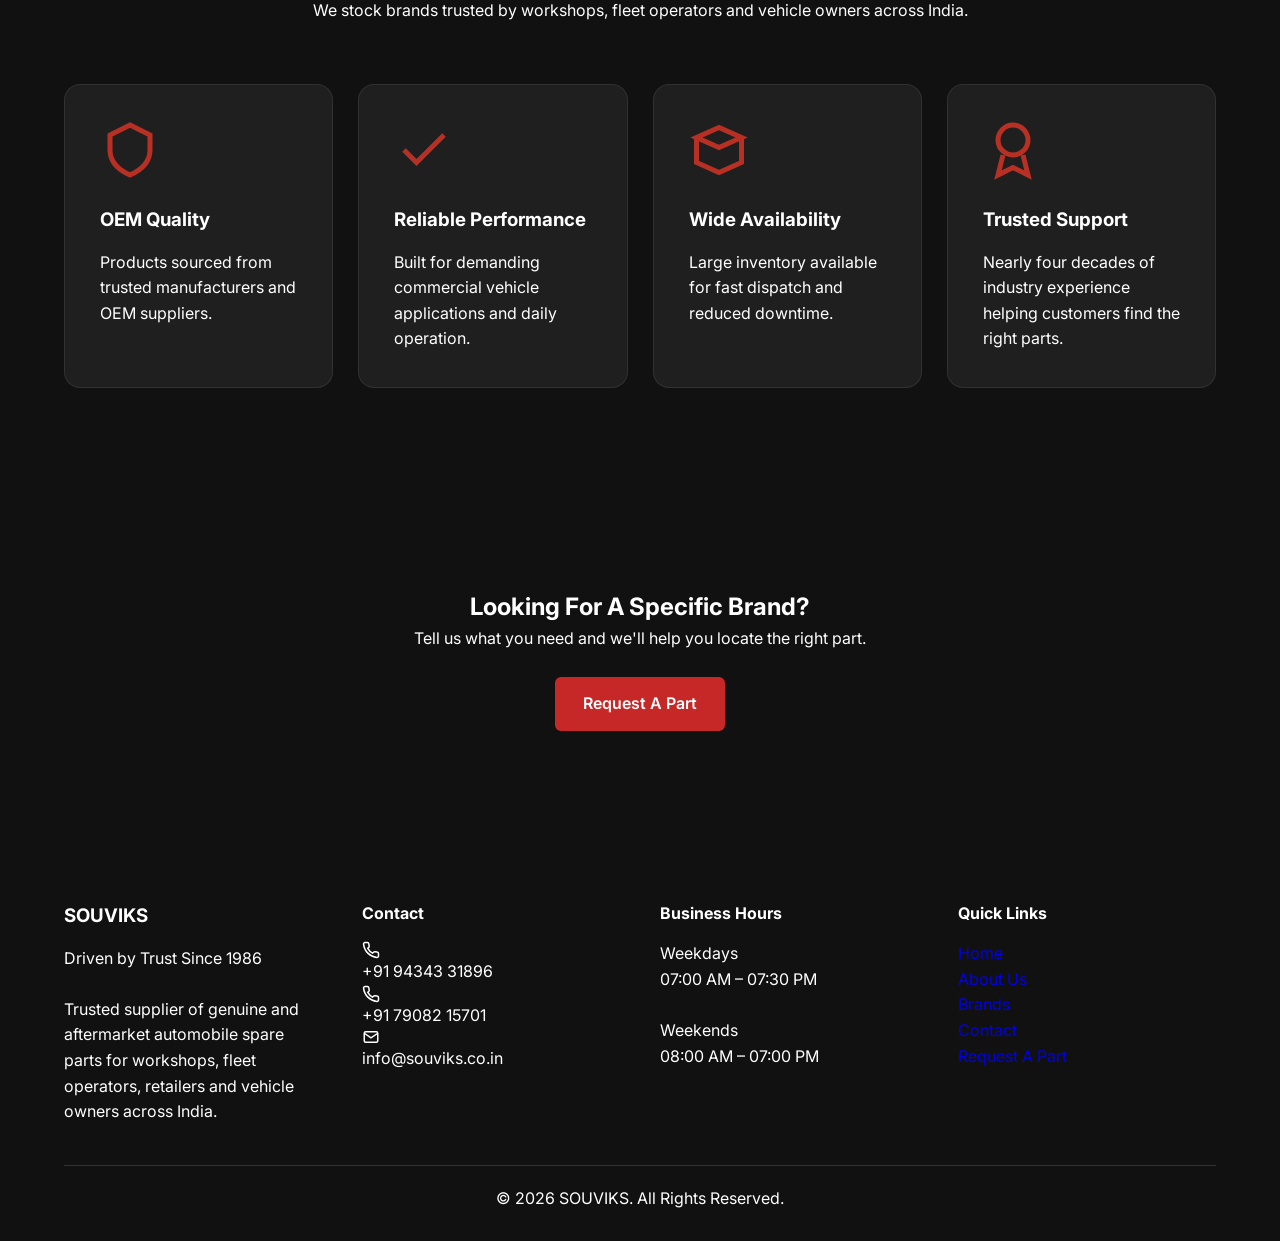
<file: brands.html>
<!DOCTYPE html>
<html lang="en">
<head>
    <meta charset="UTF-8">
    <meta name="viewport" content="width=device-width, initial-scale=1.0">
<link rel="icon" type="image/x-icon" href="/favicon.ico">

<link rel="icon" type="image/png" sizes="32x32" href="/favicon-32x32.png">

<link rel="icon" type="image/png" sizes="16x16" href="/favicon-16x16.png">

<link rel="apple-touch-icon" sizes="180x180" href="/apple-touch-icon.png">
<link rel="canonical" href="https://souviks.co.in/brands.html">
<link rel="manifest" href="/site.webmanifest">
    
    <title>SOUVIKS | Trusted Automobile Spare Parts Since 1986</title>

    <meta name="description" content="Trusted automobile spare parts supplier since 1986. Clutch components, bearings, filters, lubricants and brake systems. Nationwide shipping across India.">

    <link rel="stylesheet" href="css/style.css">

    <link href="https://fonts.googleapis.com/css2?family=Inter:wght@300;400;500;600&family=Poppins:wght@400;600;700;800&display=swap" rel="stylesheet">


<meta charset="UTF-8">
<meta name="viewport" content="width=device-width, initial-scale=1.0">

<title>...</title>

<meta name="description" content="...">

<!-- Open Graph -->

<meta property="og:title"
content="Souviks | Trusted Automobile Spare Parts Since 1986">

<meta property="og:description"
content="Trusted supplier of genuine and aftermarket automobile spare parts across India.">

<meta property="og:image"
content="https://www.souviks.co.in/assets/images/og-image.png">

<meta property="og:url"
content="https://www.souviks.co.in">

<meta property="og:type"
content="website">

<!-- Local Business Schema -->

<script type="application/ld+json">
{
  "@context":"https://schema.org",
  "@type":"AutoPartsStore",
  "name":"Souviks",
  "url":"https://www.souviks.co.in",
  "telephone":"+919434331896",
  "email":"info@souviks.co.in",
  "address":{
    "@type":"PostalAddress",
    "streetAddress":"06/A, Souviks Building, Beside NH-2, Andal More",
    "addressLocality":"Andal",
    "addressRegion":"West Bengal",
    "postalCode":"713321",
    "addressCountry":"IN"
  }
}
</script>

<link rel="stylesheet" href="css/style.css">


</head>
<body>

<header class="navbar">
    <div class="container nav-wrapper">

        <a href="index.html" class="logo">
            <img src="assets/logo/souviks-logo.png" alt="Souviks Logo">
        </a>

        <nav>
            <ul class="nav-links">
                <li><a href="index.html">Home</a></li>
                <li><a href="products.html">Products</a></li>
                <li><a href="brands.html">Brands</a></li>
                <li><a href="about.html">About Us</a></li>
                <li><a href="contact.html">Contact</a></li>
            </ul>
        </nav>

        <a href="request-part.html" class="btn btn-primary">
            Request a Part
        </a>

    </div>
</header>
    
    <section class="page-hero brands-hero">

    <div class="container">

        <span class="section-tag">
            BRANDS WE STOCK
        </span>

        <h1>
            Trusted Automotive Brands Under One Roof
        </h1>

        <p>
            Souviks stocks genuine OEM and aftermarket
            brands trusted by workshops, fleet operators,
            retailers and vehicle owners across India.
        </p>

    </div>

</section>

<section class="brand-explorer">

    <div class="container">

        <div class="section-heading">

            <h2>Explore Our Brands</h2>

            <p>
                Browse brands by category and discover trusted manufacturers
                serving India's automotive industry.
            </p>

        </div>

        <div class="brand-tabs">





           <button class="brand-tab" data-category="oem">
    <img src="assets/icons/categories/oem.svg" alt="OEM Parts">
    OEM Parts
    <span>8</span>
</button>

<button class="brand-tab" data-category="bearings">
    <img src="assets/icons/categories/bearings.svg" alt="Bearings">
    Bearings
    <span>4</span>
</button>

<button class="brand-tab" data-category="lubricants">
    <img src="assets/icons/categories/lubricants.svg" alt="Lubricants">
    Lubricants
    <span>4</span>
</button>

<button class="brand-tab" data-category="filters">
    <img src="assets/icons/categories/filters.svg" alt="Filters">
    Filters
    <span>4</span>
</button>

<button class="brand-tab" data-category="brakes">
    <img src="assets/icons/categories/brakes.svg" alt="Brakes">
    Brakes
    <span>5</span>
</button>

<button class="brand-tab" data-category="electrical">
    <img src="assets/icons/categories/electrical.svg" alt="Electrical">
    Electrical
    <span>9</span>
</button>

<button class="brand-tab" data-category="suspension">
    <img src="assets/icons/categories/suspension.svg" alt="Suspension">
    Suspension
    <span>11</span>
</button>

<button class="brand-tab" data-category="transmission">
    <img src="assets/icons/categories/transmission.svg" alt="Transmission">
    Transmission
    <span>6</span>
</button>

        </div>
        <div class="brand-search">

    <input
        type="text"
        id="brandSearch"
        placeholder="Search brands...">

</div>
<div class="mobile-category-nav">

    <button id="prevCategory">

        ← Previous

    </button>

    <div id="currentCategoryLabel">

        Select Category

    </div>

    <button id="nextCategory">

        Next →

    </button>

</div>
        <!-- OEM -->

       <div class="brand-panel" id="oem">

    <div class="brand-grid">

        <a href="coming-soon.html" class="brand-card" data-brand="Tata Genuine Parts">
            <img src="assets/brands/tata-motors.jpg" alt="Tata Genuine Parts">
        </a>

        <a href="coming-soon.html" class="brand-card" data-brand="Mahindra Genuine Parts">
            <img src="assets/brands/mahindra.svg" alt="Mahindra Genuine Parts">
        </a>

        <a href="coming-soon.html" class="brand-card" data-brand="Eicher Genuine Parts">
            <img src="assets/brands/eicher.svg" alt="Eicher Genuine Parts">
        </a>

        <a href="coming-soon.html" class="brand-card" data-brand="LeyParts">
            <img src="assets/brands/leyparts.svg" alt="LeyParts">
        </a>

        <a href="coming-soon.html" class="brand-card" data-brand="Durafit">
            <img src="assets/brands/durafit.png" alt="Durafit">
        </a>

    </div>

</div>

        <!-- BEARINGS -->

      <div class="brand-panel" id="bearings">

    <div class="brand-grid">

        <a href="coming-soon.html" class="brand-card" data-brand="SKF">
            <img src="assets/brands/skf.png" alt="SKF">
        </a>

        <a href="coming-soon.html" class="brand-card" data-brand="Timken">
            <img src="assets/brands/timken.jpg" alt="Timken">
        </a>

        <a href="coming-soon.html" class="brand-card" data-brand="ABC Bearings">
            <img src="assets/brands/abc.png" alt="ABC Bearings">
        </a>

    </div>

</div>

        <!-- LUBRICANTS -->

      <div class="brand-panel" id="lubricants">

    <div class="brand-grid">

        <a href="coming-soon.html" class="brand-card" data-brand="Castrol">
            <img src="assets/brands/castrol.jpg" alt="Castrol">
        </a>

        <a href="coming-soon.html" class="brand-card" data-brand="Gulf">
            <img src="assets/brands/gulf.svg" alt="Gulf">
        </a>

        <a href="coming-soon.html" class="brand-card" data-brand="HP">
            <img src="assets/brands/hp.svg" alt="HP">
        </a>

        <a href="coming-soon.html" class="brand-card" data-brand="Valvoline">
            <img src="assets/brands/valvoline.svg" alt="Valvoline">
        </a>

    </div>

</div>
        <!-- FILTERS -->

     <div class="brand-panel" id="filters">

    <div class="brand-grid">

        <a href="coming-soon.html" class="brand-card" data-brand="Elofic">
            <img src="assets/brands/elofic.png" alt="Elofic">
        </a>

        <a href="coming-soon.html" class="brand-card" data-brand="Mahle">
            <img src="assets/brands/mahle.png" alt="Mahle">
        </a>

        <a href="coming-soon.html" class="brand-card" data-brand="Phoenix">
            <img src="assets/brands/phoenix.png" alt="Phoenix">
        </a>

        <a href="coming-soon.html" class="brand-card" data-brand="PIX">
            <img src="assets/brands/pix.webp" alt="PIX">
        </a>

    </div>

</div>

        <!-- BRAKES -->
<div class="brand-panel" id="brakes">

    <div class="brand-grid">

        <a href="coming-soon.html" class="brand-card" data-brand="WABCO">
            <img src="assets/brands/wabco.svg" alt="WABCO">
        </a>

        <a href="coming-soon.html" class="brand-card" data-brand="KNORR Bremse">
            <img src="assets/brands/knorr.png" alt="KNORR Bremse">
        </a>

        <a href="coming-soon.html" class="brand-card" data-brand="TVS Girling">
            <img src="assets/brands/tvs-girling.png" alt="TVS Girling">
        </a>

        <a href="coming-soon.html" class="brand-card" data-brand="Meritor">
            <img src="assets/brands/meritor.png" alt="Meritor">
        </a>
         <a href="coming-soon.html" class="brand-card" data-brand="ASK Automotive">
            <img src="assets/brands/ask.png" alt="ASK Automotive">
        </a>

    </div>

</div>

        <!-- ELECTRICAL -->
<div class="brand-panel" id="electrical">

    <div class="brand-grid">

        <a href="coming-soon.html" class="brand-card" data-brand="Bosch">
            <img src="assets/brands/bosch.svg" alt="Bosch">
        </a>

        <a href="coming-soon.html" class="brand-card" data-brand="Delphi TVS">
            <img src="assets/brands/delphi-tvs.png" alt="Delphi TVS">
        </a>

        <a href="coming-soon.html" class="brand-card" data-brand="Lucas TVS">
            <img src="assets/brands/lucas-tvs.png" alt="Lucas TVS">
        </a>

        <a href="coming-soon.html" class="brand-card" data-brand="TVS">
            <img src="assets/brands/tvs.svg" alt="TVS">
        </a>

        <a href="coming-soon.html" class="brand-card" data-brand="Uno Minda">
            <img src="assets/brands/unominda.png" alt="Uno Minda">
        </a>

        <a href="coming-soon.html" class="brand-card" data-brand="NeoLite">
            <img src="assets/brands/neolite.png" alt="NeoLite">
        </a>

        <a href="coming-soon.html" class="brand-card" data-brand="Roots">
            <img src="assets/brands/roots.png" alt="Roots">
        </a>

        <a href="coming-soon.html" class="brand-card" data-brand="Suprajit">
            <img src="assets/brands/suprajit.png" alt="Suprajit">
        </a>

        <a href="coming-soon.html" class="brand-card" data-brand="Veethree">
            <img src="assets/brands/veethree.jpg" alt="Veethree">
        </a>

    </div>

</div>
        <!-- SUSPENSION -->

       <div class="brand-panel" id="suspension">

    <div class="brand-grid">

        <a href="coming-soon.html" class="brand-card" data-brand="GS Auto">
            <img src="assets/brands/gs.jpg" alt="GS Auto">
        </a>

        <a href="coming-soon.html" class="brand-card" data-brand="Harish">
            <img src="assets/brands/harish.jpg" alt="Harish">
        </a>

        <a href="coming-soon.html" class="brand-card" data-brand="Nirmal Auto">
            <img src="assets/brands/nirmal.png" alt="Nirmal Auto">
        </a>

        <a href="coming-soon.html" class="brand-card" data-brand="JAI Springs">
            <img src="assets/brands/jai.png" alt="JAI Springs">
        </a>

        <a href="coming-soon.html" class="brand-card" data-brand="Texspin">
            <img src="assets/brands/texspin.png" alt="Texspin">
        </a>
        <a href="coming-soon.html" class="brand-card" data-brand="Hyva">
    <img src="assets/brands/hyva.png" alt="Hyva">
</a>

<a href="coming-soon.html" class="brand-card" data-brand="JMP">
    <img src="assets/brands/jmp.png" alt="JMP">
</a>

<a href="coming-soon.html" class="brand-card" data-brand="RKI">
    <img src="assets/brands/rki.png" alt="RKI">
</a>

<a href="coming-soon.html" class="brand-card" data-brand="Kross International">
    <img src="assets/brands/kross.jpg" alt="Kross International">
</a>

<a href="coming-soon.html" class="brand-card" data-brand="MSL">
    <img src="assets/brands/msl.png" alt="MSL">
</a>

    </div>

</div>
        <!-- TRANSMISSION -->

      <div class="brand-panel" id="transmission">

    <div class="brand-grid">

        <a href="coming-soon.html" class="brand-card" data-brand="Setco">
            <img src="assets/brands/setco.png" alt="Setco">
        </a>

        <a href="coming-soon.html" class="brand-card" data-brand="Lipe">
            <img src="assets/brands/lipe.png" alt="Lipe">
        </a>

        <a href="coming-soon.html" class="brand-card" data-brand="Bharat Gears Limited">
            <img src="assets/brands/bgl.png" alt="Bharat Gears Limited">
        </a>

        <a href="coming-soon.html" class="brand-card" data-brand="Rane">
            <img src="assets/brands/rane.png" alt="Rane">
        </a>

        <a href="coming-soon.html" class="brand-card" data-brand="ZF">
            <img src="assets/brands/zf.png" alt="ZF">
        </a>

    </div>

    </div>

        <div class="brand-placeholder">

            <h3>Select A Category</h3>

            <p>
                Explore the brands stocked by Souviks
                across different automotive segments.
            </p>

        </div>

     
</section>


<section class="why-souviks">

    <div class="container">

        <div class="section-heading light">

            <h2>Why Customers Trust Our Brands</h2>

            <p>
                We stock brands trusted by workshops,
                fleet operators and vehicle owners across India.
            </p>

        </div>

        <div class="why-grid">

            <div class="why-card">

                <img
                    src="assets/icons/shield.svg"
                    alt=""
                    class="why-icon">

                <h3>OEM Quality</h3>

                <p>
                    Products sourced from trusted manufacturers
                    and OEM suppliers.
                </p>

            </div>

            <div class="why-card">

                <img
                    src="assets/icons/check.svg"
                    alt=""
                    class="why-icon">

                <h3>Reliable Performance</h3>

                <p>
                    Built for demanding commercial vehicle
                    applications and daily operation.
                </p>

            </div>

            <div class="why-card">

                <img
                    src="assets/icons/inventory.svg"
                    alt=""
                    class="why-icon">

                <h3>Wide Availability</h3>

                <p>
                    Large inventory available for fast dispatch
                    and reduced downtime.
                </p>

            </div>

            <div class="why-card">

                <img
                    src="assets/icons/award.svg"
                    alt=""
                    class="why-icon">

                <h3>Trusted Support</h3>

                <p>
                    Nearly four decades of industry experience
                    helping customers find the right parts.
                </p>

            </div>

        </div>

    </div>

</section>
<section class="about-cta">

<div class="container">

<h2>
Looking For A Specific Brand?
</h2>

<p>
Tell us what you need and we'll help you locate the right part.
</p>

<a href="request-part.html" class="btn btn-primary">
Request A Part
</a>

</div>

</section>

<footer class="footer">

    <div class="container">

        <div class="footer-grid">

            <div>

                <h3>SOUVIKS</h3>

                <p>
                    Driven by Trust Since 1986
                </p>

                <br>

                <p>
                    Trusted supplier of genuine and aftermarket
                    automobile spare parts for workshops,
                    fleet operators, retailers and vehicle
                    owners across India.
                </p>

            </div>

            <div>

                <h4>Contact</h4>

                <p>
                    <img src="assets/icons/phone.svg"
                         class="footer-icon"
                         alt="">
                    +91 94343 31896
                </p>

                <p>
                    <img src="assets/icons/phone.svg"
                         class="footer-icon"
                         alt="">
                    +91 79082 15701
                </p>

                <p>
                    <img src="assets/icons/mail.svg"
                         class="footer-icon"
                         alt="">
                    info@souviks.co.in
                </p>

            </div>

            <div>

                <h4>Business Hours</h4>

                <p>Weekdays</p>
                <p>07:00 AM – 07:30 PM</p>

                <br>

                <p>Weekends</p>
                <p>08:00 AM – 07:00 PM</p>

            </div>

            <div>

                <h4>Quick Links</h4>

                <p><a href="index.html">Home</a></p>
                <p><a href="about.html">About Us</a></p>
                <p><a href="brands.html">Brands</a></p>
                <p><a href="contact.html">Contact</a></p>
                <p><a href="request-part.html">Request A Part</a></p>

            </div>

        </div>

        <div class="copyright">

            © 2026 SOUVIKS. All Rights Reserved.

        </div>

    </div>

</footer>
    <a href="https://wa.me/917908215701"
   target="_blank"
   class="floating-whatsapp">

    <img
        src="assets/icons/whatsapp.svg"
        alt="WhatsApp">

</a>
    <script src="js/main.js"></script>
<script src="js/brands.js"></script>
</body>
</html>
</file>
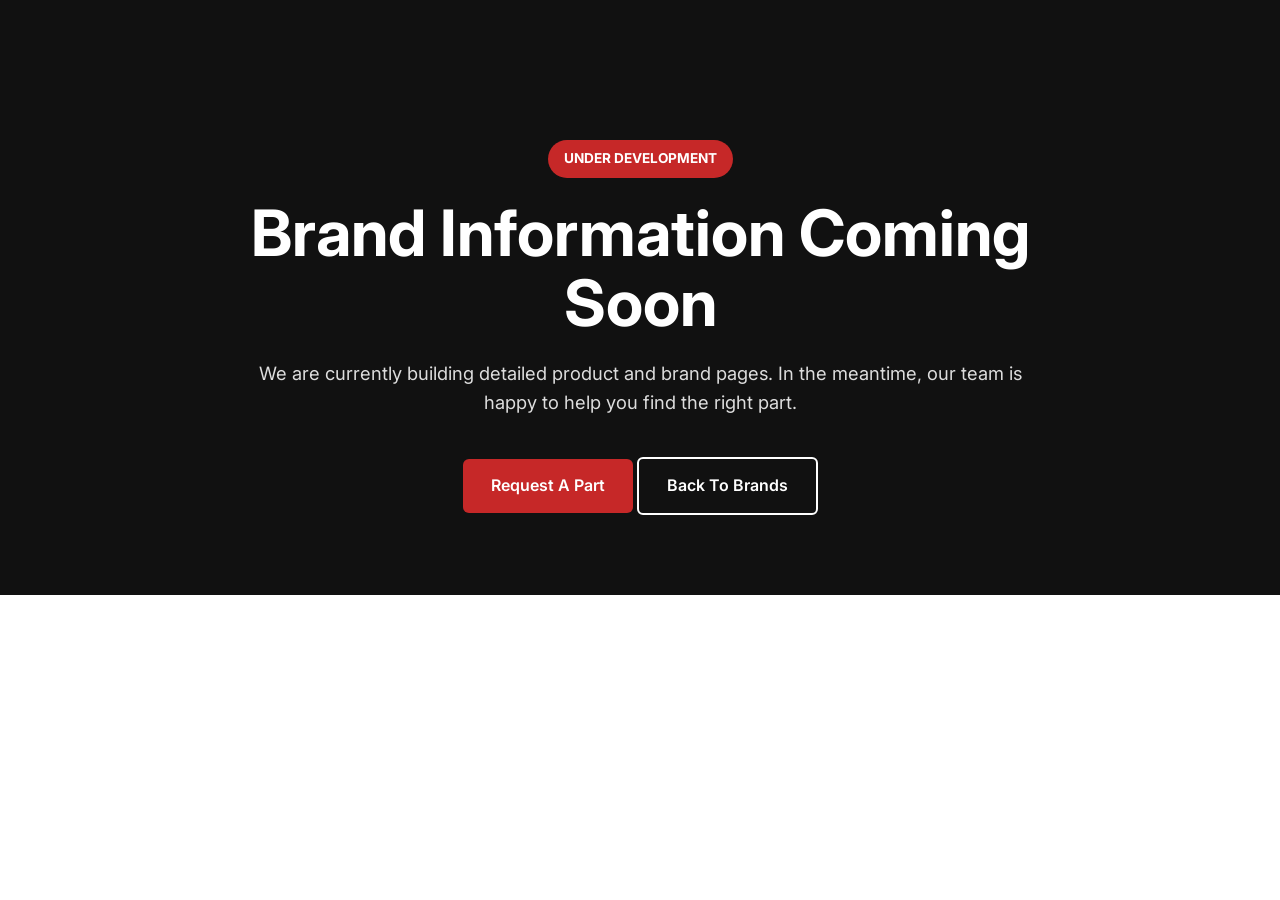
<file: coming-soon.html>
<!DOCTYPE html>
<html lang="en">

<head>

<meta charset="UTF-8">
<meta name="viewport" content="width=device-width, initial-scale=1.0">

<title>Coming Soon | SOUVIKS</title>

<link rel="stylesheet" href="css/style.css">
<link rel="canonical" href="https://souviks.co.in/coming-soon.html">
<link href="https://fonts.googleapis.com/css2?family=Inter:wght@300;400;500;600&family=Poppins:wght@400;600;700;800&display=swap" rel="stylesheet">


<meta charset="UTF-8">
<meta name="viewport" content="width=device-width, initial-scale=1.0">

<title>Coming Soon | Souviks</title>

<meta name="description" content="...">

<!-- Open Graph -->

<meta property="og:title"
content="Souviks | Trusted Automobile Spare Parts Since 1986">

<meta property="og:description"
content="Trusted supplier of genuine and aftermarket automobile spare parts across India.">

<meta property="og:image"
content="https://www.souviks.co.in/assets/images/og-image.png">

<meta property="og:url"
content="https://www.souviks.co.in">

<meta property="og:type"
content="website">

<!-- Local Business Schema -->

<script type="application/ld+json">
{
  "@context":"https://schema.org",
  "@type":"AutoPartsStore",
  "name":"Souviks",
  "url":"https://www.souviks.co.in",
  "telephone":"+919434331896",
  "email":"info@souviks.co.in",
  "address":{
    "@type":"PostalAddress",
    "streetAddress":"06/A, Souviks Building, Beside NH-2, Andal More",
    "addressLocality":"Andal",
    "addressRegion":"West Bengal",
    "postalCode":"713321",
    "addressCountry":"IN"
  }
}
</script>

<link rel="stylesheet" href="css/style.css">

</head>


<body>

<section class="page-hero">

    <div class="container">

        <span class="section-tag">
            UNDER DEVELOPMENT
        </span>

        <h1>
            Brand Information Coming Soon
        </h1>

        <p>
            We are currently building detailed product and brand pages.
            In the meantime, our team is happy to help you find the right part.
        </p>

        <div style="margin-top:40px;">

            <a href="request-part.html" class="btn btn-primary">
                Request A Part
            </a>

            <a href="brands.html" class="btn btn-secondary">
                Back To Brands
            </a>

        </div>

    </div>

</section>

</body>

</html>
</file>
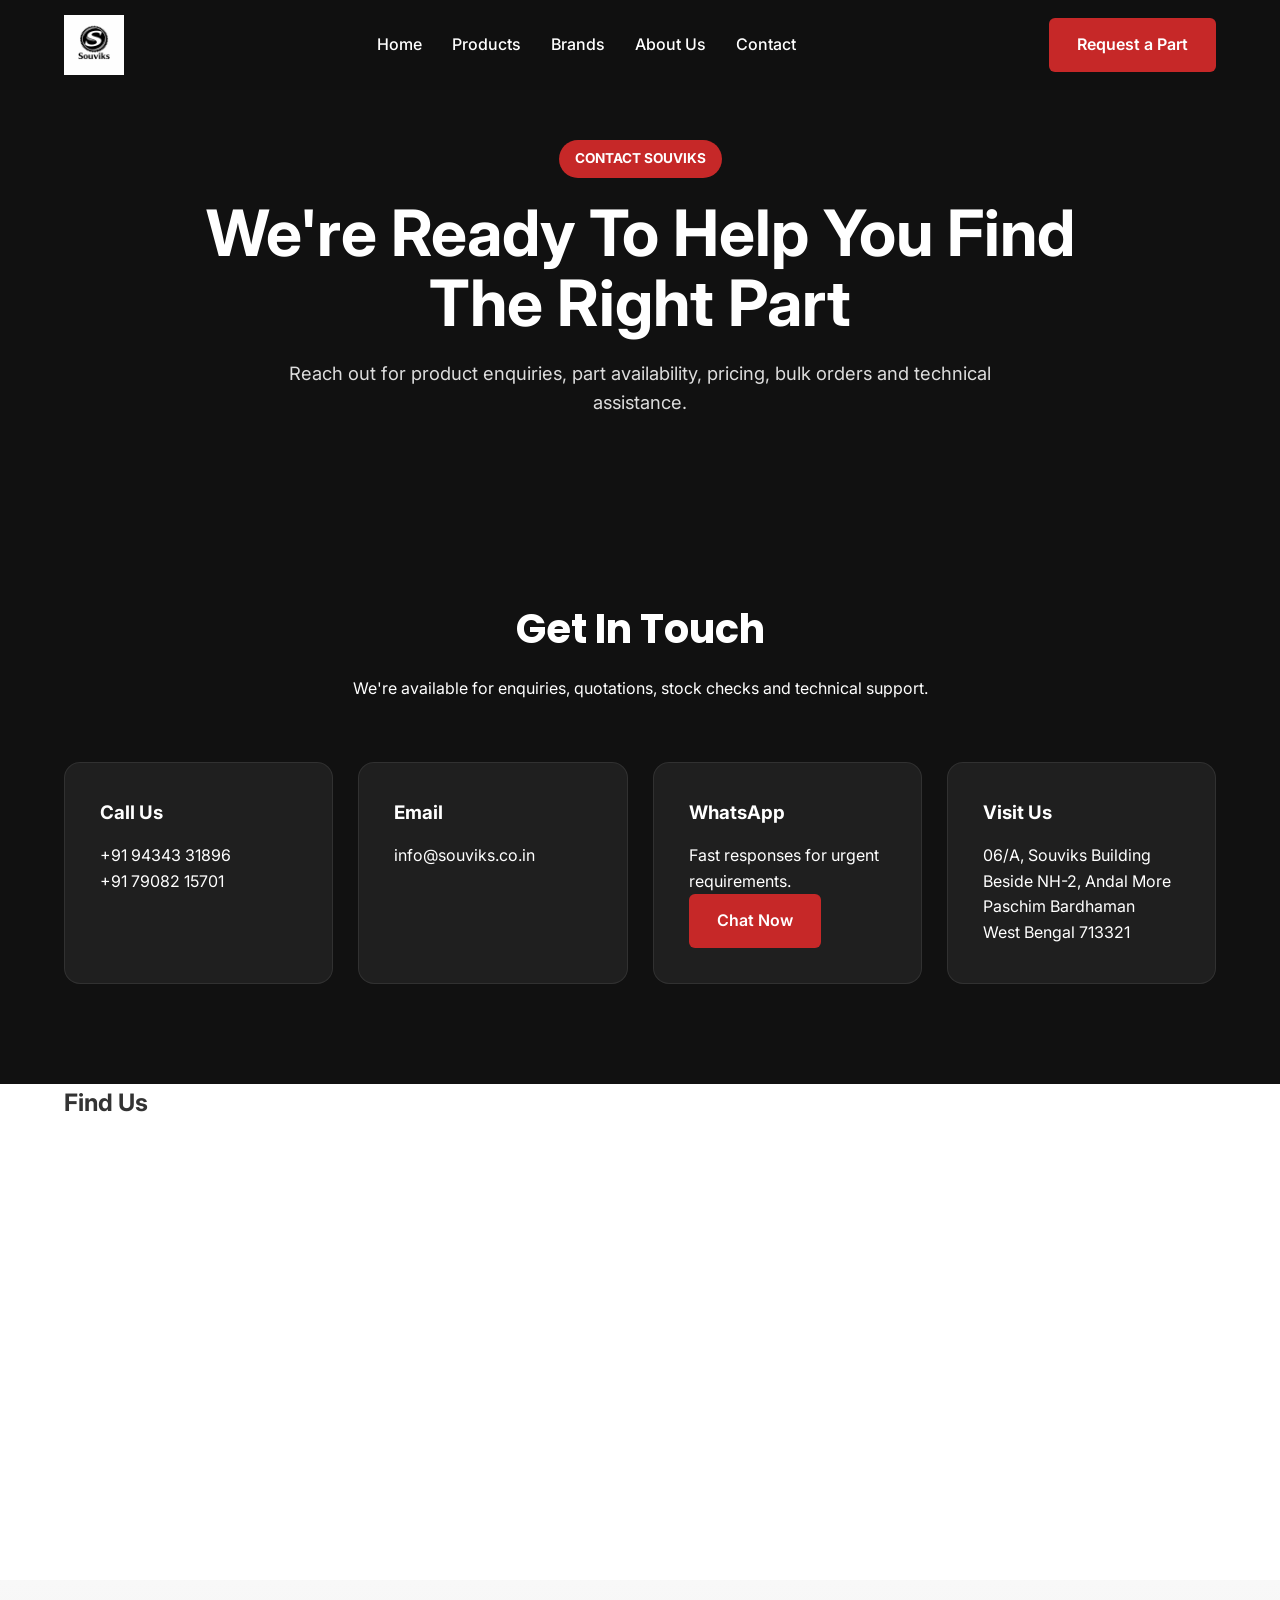
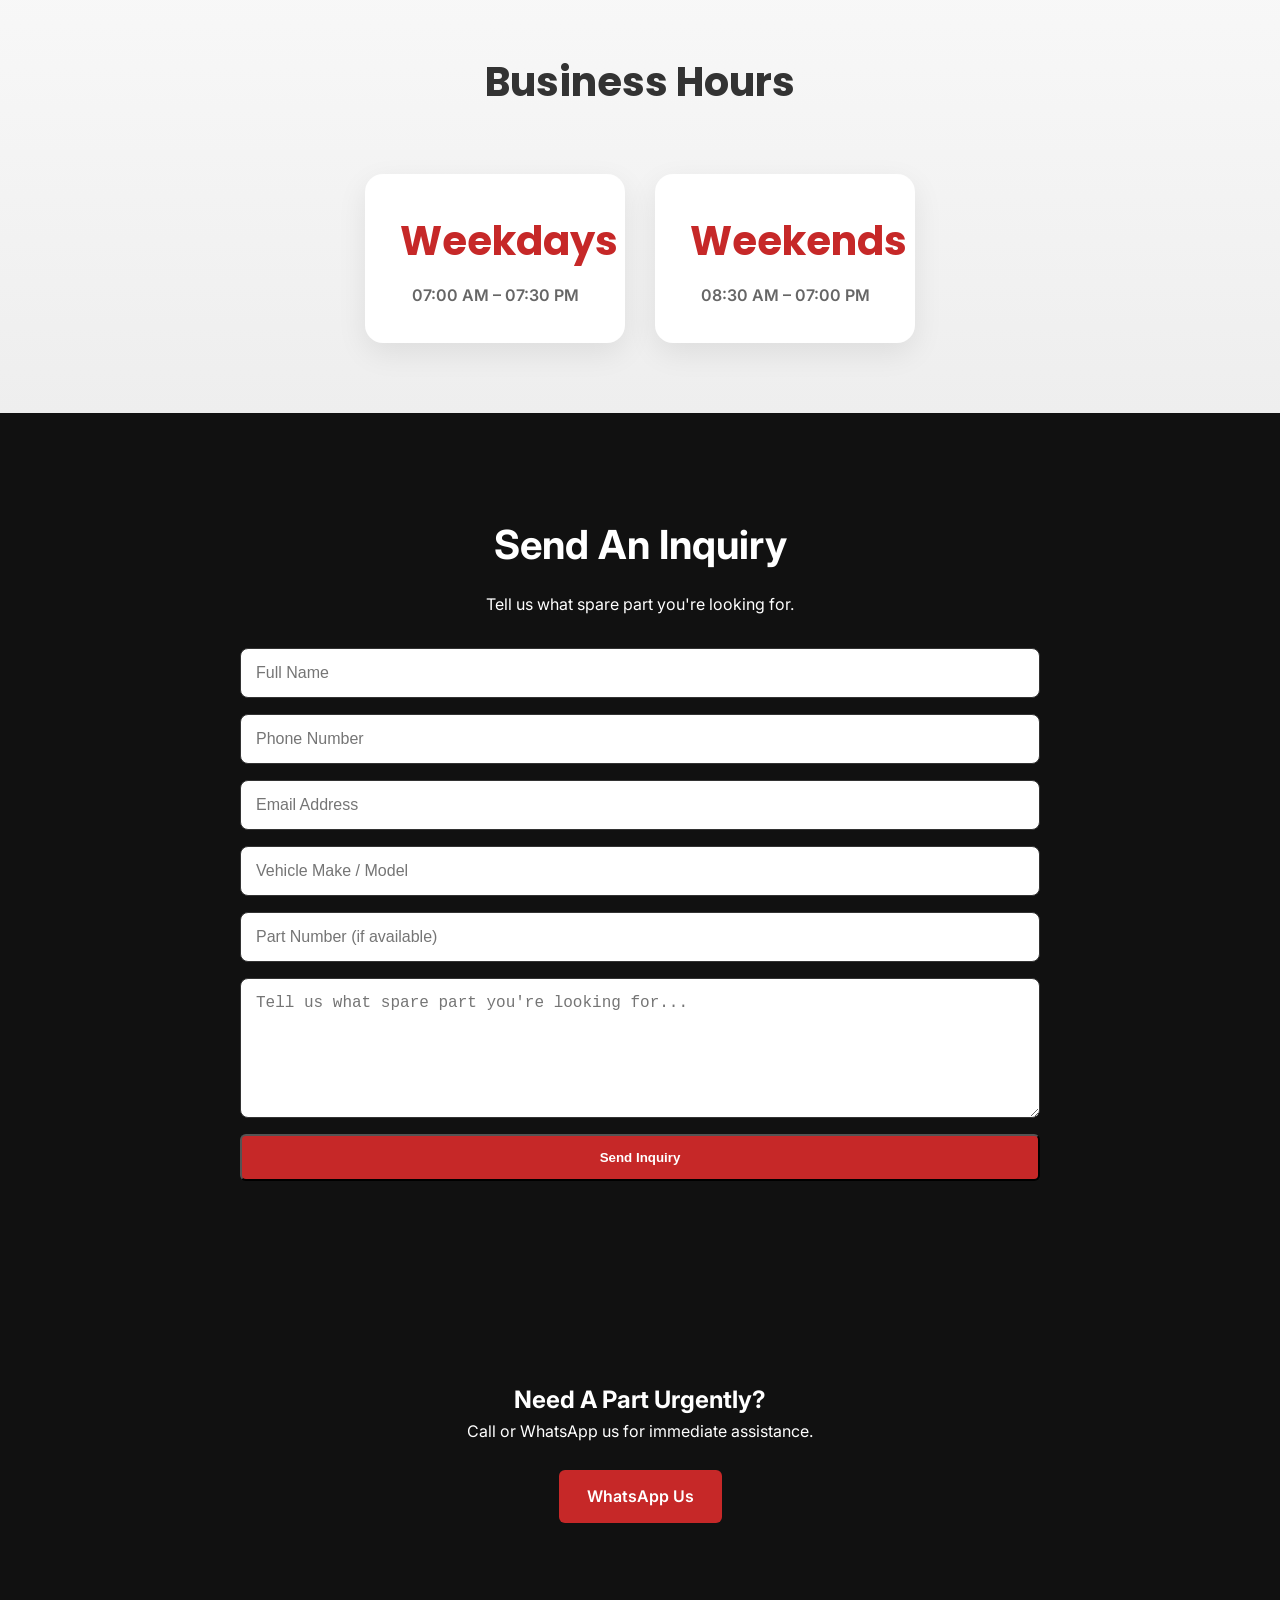
<file: contact.html>
<!DOCTYPE html>

<html lang="en">

<head>

<meta charset="UTF-8">
<meta name="viewport" content="width=device-width, initial-scale=1.0">

<link rel="icon" type="image/x-icon" href="/favicon.ico">
<link rel="icon" type="image/png" sizes="32x32" href="/favicon-32x32.png">
<link rel="icon" type="image/png" sizes="16x16" href="/favicon-16x16.png">
<link rel="apple-touch-icon" sizes="180x180" href="/apple-touch-icon.png">
<link rel="manifest" href="/site.webmanifest">
<link rel="canonical" href="https://souviks.co.in/contact.html">
  
<title>Contact Us | Souviks</title>

<meta name="description" content="Contact Souviks for genuine and aftermarket automobile spare parts. Serving workshops, retailers and fleet operators across India since 1986.">

<link rel="stylesheet" href="css/style.css">

<link href="https://fonts.googleapis.com/css2?family=Inter:wght@300;400;500;600&family=Poppins:wght@400;600;700;800&display=swap" rel="stylesheet">


<!-- Open Graph -->

<meta property="og:title"
content="Souviks | Trusted Automobile Spare Parts Since 1986">

<meta property="og:description"
content="Trusted supplier of genuine and aftermarket automobile spare parts across India.">

<meta property="og:image"
content="https://www.souviks.co.in/assets/images/og-image.png">

<meta property="og:url"
content="https://www.souviks.co.in">

<meta property="og:type"
content="website">

<!-- Local Business Schema -->

<script type="application/ld+json">
{
  "@context":"https://schema.org",
  "@type":"AutoPartsStore",
  "name":"Souviks",
  "url":"https://www.souviks.co.in",
  "telephone":"+919434331896",
  "email":"info@souviks.co.in",
  "address":{
    "@type":"PostalAddress",
    "streetAddress":"06/A, Souviks Building, Beside NH-2, Andal More",
    "addressLocality":"Andal",
    "addressRegion":"West Bengal",
    "postalCode":"713321",
    "addressCountry":"IN"
  }
}
</script>

<link rel="stylesheet" href="css/style.css">

</head>


<body>

<header class="navbar">
    <div class="container nav-wrapper">

        <a href="index.html" class="logo">
            <img src="assets/logo/souviks-logo.png" alt="Souviks Logo">
        </a>

        <nav>
            <ul class="nav-links">
                <li><a href="index.html">Home</a></li>
                <li><a href="products.html">Products</a></li>
                <li><a href="brands.html">Brands</a></li>
                <li><a href="about.html">About Us</a></li>
                <li><a href="contact.html">Contact</a></li>
            </ul>
        </nav>

        <a href="request-part.html" class="btn btn-primary">
            Request a Part
        </a>

    </div>
</header>

<section class="page-hero">


<div class="container">

    <span class="section-tag">
        CONTACT SOUVIKS
    </span>

    <h1>
        We're Ready To Help You Find The Right Part
    </h1>

    <p>
        Reach out for product enquiries, part availability,
        pricing, bulk orders and technical assistance.
    </p>

</div>


</section>

<section class="why-souviks">

<div class="container">

<div class="section-heading light">

<h2>Get In Touch</h2>

<p>
We're available for enquiries, quotations,
stock checks and technical support.
</p>

</div>

<div class="why-grid">

<div class="why-card">

<h3>Call Us</h3>

<p>
+91 94343 31896<br>
+91 79082 15701
</p>

</div>

<div class="why-card">

<h3>Email</h3>

<p>
info@souviks.co.in
</p>

</div>

<div class="why-card">

<h3>WhatsApp</h3>

<p>
Fast responses for urgent requirements.
</p>

<a href="https://wa.me/917908215701"
class="btn btn-primary">
Chat Now
</a>

</div>

<div class="why-card">

<h3>Visit Us</h3>

<p>
06/A, Souviks Building<br>
Beside NH-2, Andal More<br>
Paschim Bardhaman<br>
West Bengal 713321
</p>

</div>

</div>

</div>

</section>
<section class="map-section">


<div class="container">

    <h2>Find Us</h2>

    <div class="map-wrapper">

        <iframe
        src="https://www.google.com/maps/embed?pb=!1m18!1m12!1m3!1d6509.565334055976!2d87.20289600059033!3d23.585012727816004!2m3!1f0!2f0!3f0!3m2!1i1024!2i768!4f13.1!3m3!1m2!1s0x39f712de9ba1c74b%3A0xe558f53c40ad1d4!2sSouviks!5e0!3m2!1sen!2sin!4v1781324681641!5m2!1sen!2sin"
        width="100%"
        height="450"
        style="border:0;"
        allowfullscreen=""
        loading="lazy">
        </iframe>

    </div>

</div>


</section>

<section class="trust-metrics">

<div class="container">

<div class="section-heading">

<h2>Business Hours</h2>

</div>

<div class="metrics-grid">

<div class="metric">

<h2>Weekdays</h2>

<p>
07:00 AM – 07:30 PM
</p>

</div>

<div class="metric">

<h2>Weekends</h2>

<p>
08:30 AM – 07:00 PM
</p>

</div>

</div>

</div>

</section>

<section class="request-part-section">

<div class="container">

<div class="request-wrapper">

<h2>Send An Inquiry</h2>

<p>
Tell us what spare part you're looking for.
</p>

<form
action="https://formsubmit.co/info@souviks.co.in"
method="POST">

<input type="hidden"
name="_captcha"
value="false">

<input
type="text"
name="name"
placeholder="Full Name"
required>

<input
type="tel"
name="phone"
placeholder="Phone Number"
required>

<input
type="email"
name="email"
placeholder="Email Address">

<input
type="text"
name="vehicle"
placeholder="Vehicle Make / Model">

<input
type="text"
name="partnumber"
placeholder="Part Number (if available)">

<textarea
name="message"
placeholder="Tell us what spare part you're looking for..."
required></textarea>

<button
type="submit"
class="btn btn-primary">

Send Inquiry

</button>

</form>

</div>

</div>

</section>

<section class="about-cta">


<div class="container">

    <h2>
        Need A Part Urgently?
    </h2>

    <p>
        Call or WhatsApp us for immediate assistance.
    </p>

    <a href="https://wa.me/917908215701" class="btn btn-primary">
        WhatsApp Us
    </a>

</div>


</section>



</body>
</html>
</file>
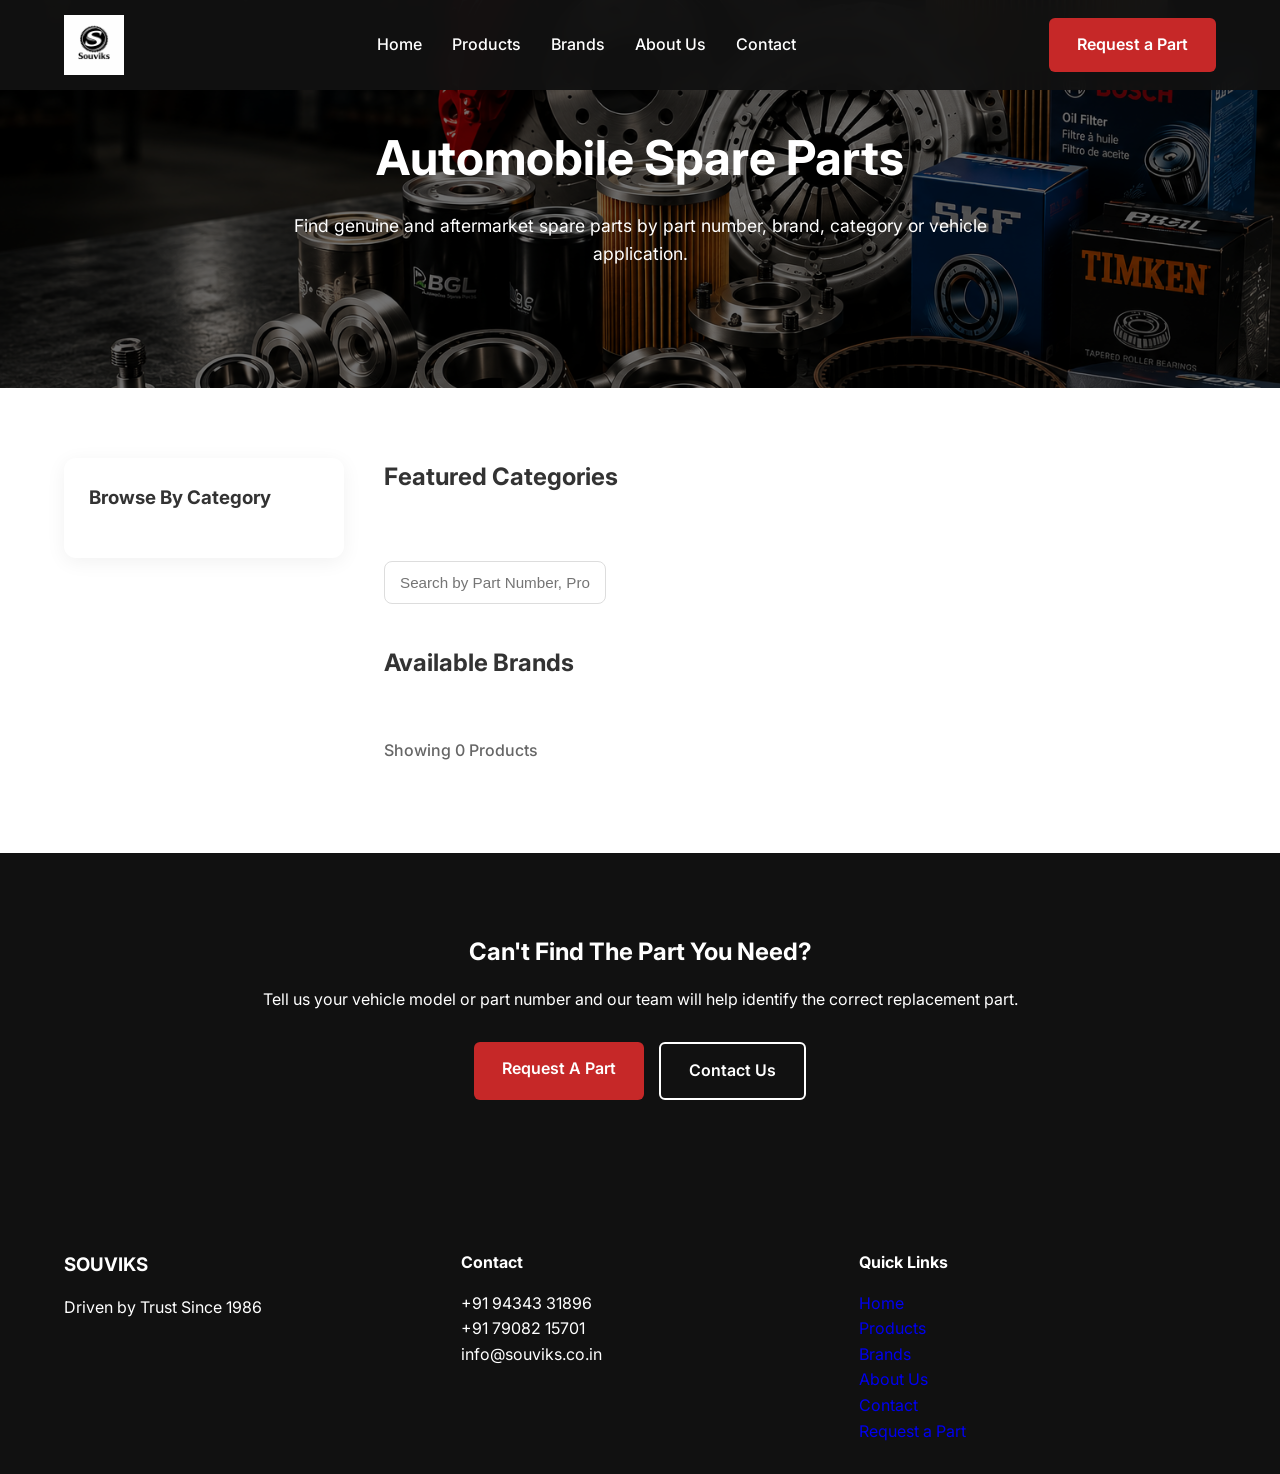
<file: products.html>
<!DOCTYPE html>
<html lang="en">

<head>

<meta charset="UTF-8">
<meta name="viewport" content="width=device-width, initial-scale=1.0">

<title>Products | Souviks</title>

<meta name="description"
content="Browse genuine and aftermarket automobile spare parts from leading brands. Search by category, part number, vehicle application or manufacturer. Nationwide shipping across India.">

<link rel="stylesheet" href="css/style.css">
<link rel="stylesheet" href="css/products.css">

<link href="https://fonts.googleapis.com/css2?family=Inter:wght@300;400;500;600&family=Poppins:wght@400;600;700;800&display=swap" rel="stylesheet">

</head>

<body>

<!-- HEADER -->

<header class="navbar">
    <div class="container nav-wrapper">

        <a href="index.html" class="logo">
            <img src="assets/logo/souviks-logo.png" alt="Souviks Logo">
        </a>

        <nav>
            <ul class="nav-links">
                <li><a href="index.html">Home</a></li>
                <li><a href="products.html">Products</a></li>
                <li><a href="brands.html">Brands</a></li>
                <li><a href="about.html">About Us</a></li>
                <li><a href="contact.html">Contact</a></li>
            </ul>
        </nav>

        <a href="request-part.html" class="btn btn-primary">
            Request a Part
        </a>

    </div>
</header>

<!-- HERO -->

<section class="products-hero">

    <div class="container">

        <h1>
    Automobile Spare Parts
</h1>

<p>
    Find genuine and aftermarket spare parts by part number,
    brand, category or vehicle application.
</p>
    </div>

</section>

<!-- CATALOGUE -->

<section class="catalogue-section">

    <div class="container">

        <div class="catalogue-layout">

            <!-- SIDEBAR -->

            <aside class="catalogue-sidebar">

                <h3>
                    Browse By Category
                </h3>

                <div id="categoryList">

                </div>

            </aside>

            <!-- MAIN CONTENT -->

            <div class="catalogue-content">

                <!-- FEATURED CATEGORIES -->

                <div>

                    <h2 class="section-title">
                        Featured Categories
                    </h2>

                    <div id="featuredCategories"
                         class="featured-categories">

                    </div>

                </div>

                <!-- FILTERS -->

             <div class="catalogue-filters">

    <input
        type="text"
        id="searchInput"
        placeholder="Search by Part Number, Product or Brand">

</div>

<!-- AVAILABLE BRANDS -->

<div class="brand-filter-section">

    <h2 class="section-title">
        Available Brands
    </h2>

    <div id="brandList"
         class="brand-list">

    </div>

</div>

<div class="catalogue-results">

    Showing
    <span id="productCount">0</span>
    Products

</div>

                <!-- PRODUCT GRID -->

                <div id="productGrid"
                     class="product-grid">

                </div>

            </div>

        </div>

    </div>

</section>

<!-- CTA -->

<section class="catalogue-cta">

    <div class="container">

        <h2>
            Can't Find The Part You Need?
        </h2>

        <p>
          Tell us your vehicle model or part number
and our team will help identify the correct replacement part.
        </p>

        <div class="hero-buttons">

            <a href="request-part.html"
               class="btn btn-primary">

                Request A Part

            </a>

            <a href="contact.html"
               class="btn btn-secondary">

                Contact Us

            </a>

        </div>

    </div>

</section>

<!-- FOOTER -->

<footer class="footer">

    <div class="container">

        <div class="footer-grid">

            <div>

                <h3>SOUVIKS</h3>

                <p>
                    Driven by Trust Since 1986
                </p>

            </div>

            <div>

                <h4>Contact</h4>

                <p>+91 94343 31896</p>
                <p>+91 79082 15701</p>
                <p>info@souviks.co.in</p>

            </div>

           <div>

    <h4>Quick Links</h4>

    <p><a href="index.html">Home</a></p>
    <p><a href="products.html">Products</a></p>
    <p><a href="brands.html">Brands</a></p>
    <p><a href="about.html">About Us</a></p>
    <p><a href="contact.html">Contact</a></p>
    <p><a href="request-part.html">Request a Part</a></p>

</div>

        </div>

    </div>

</footer>

<script src="js/products.js"></script>

</body>

</html>
</file>
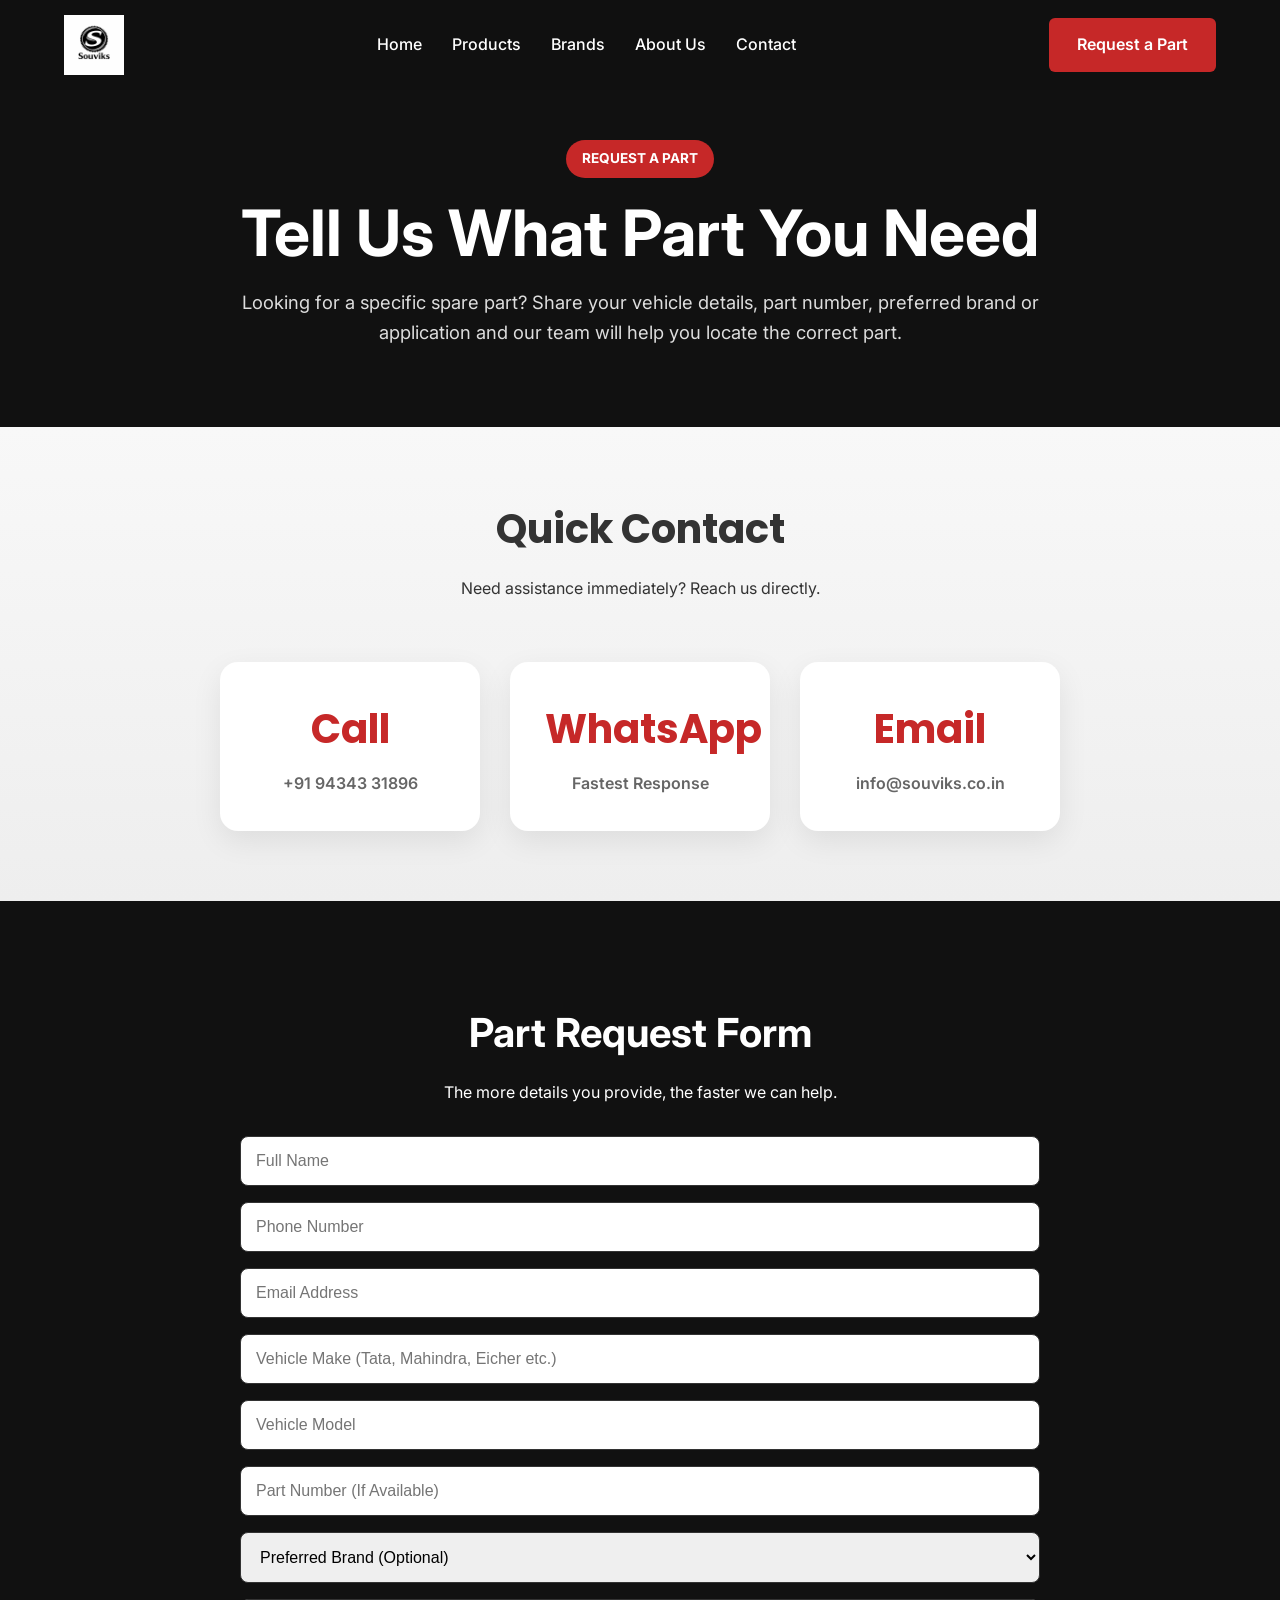
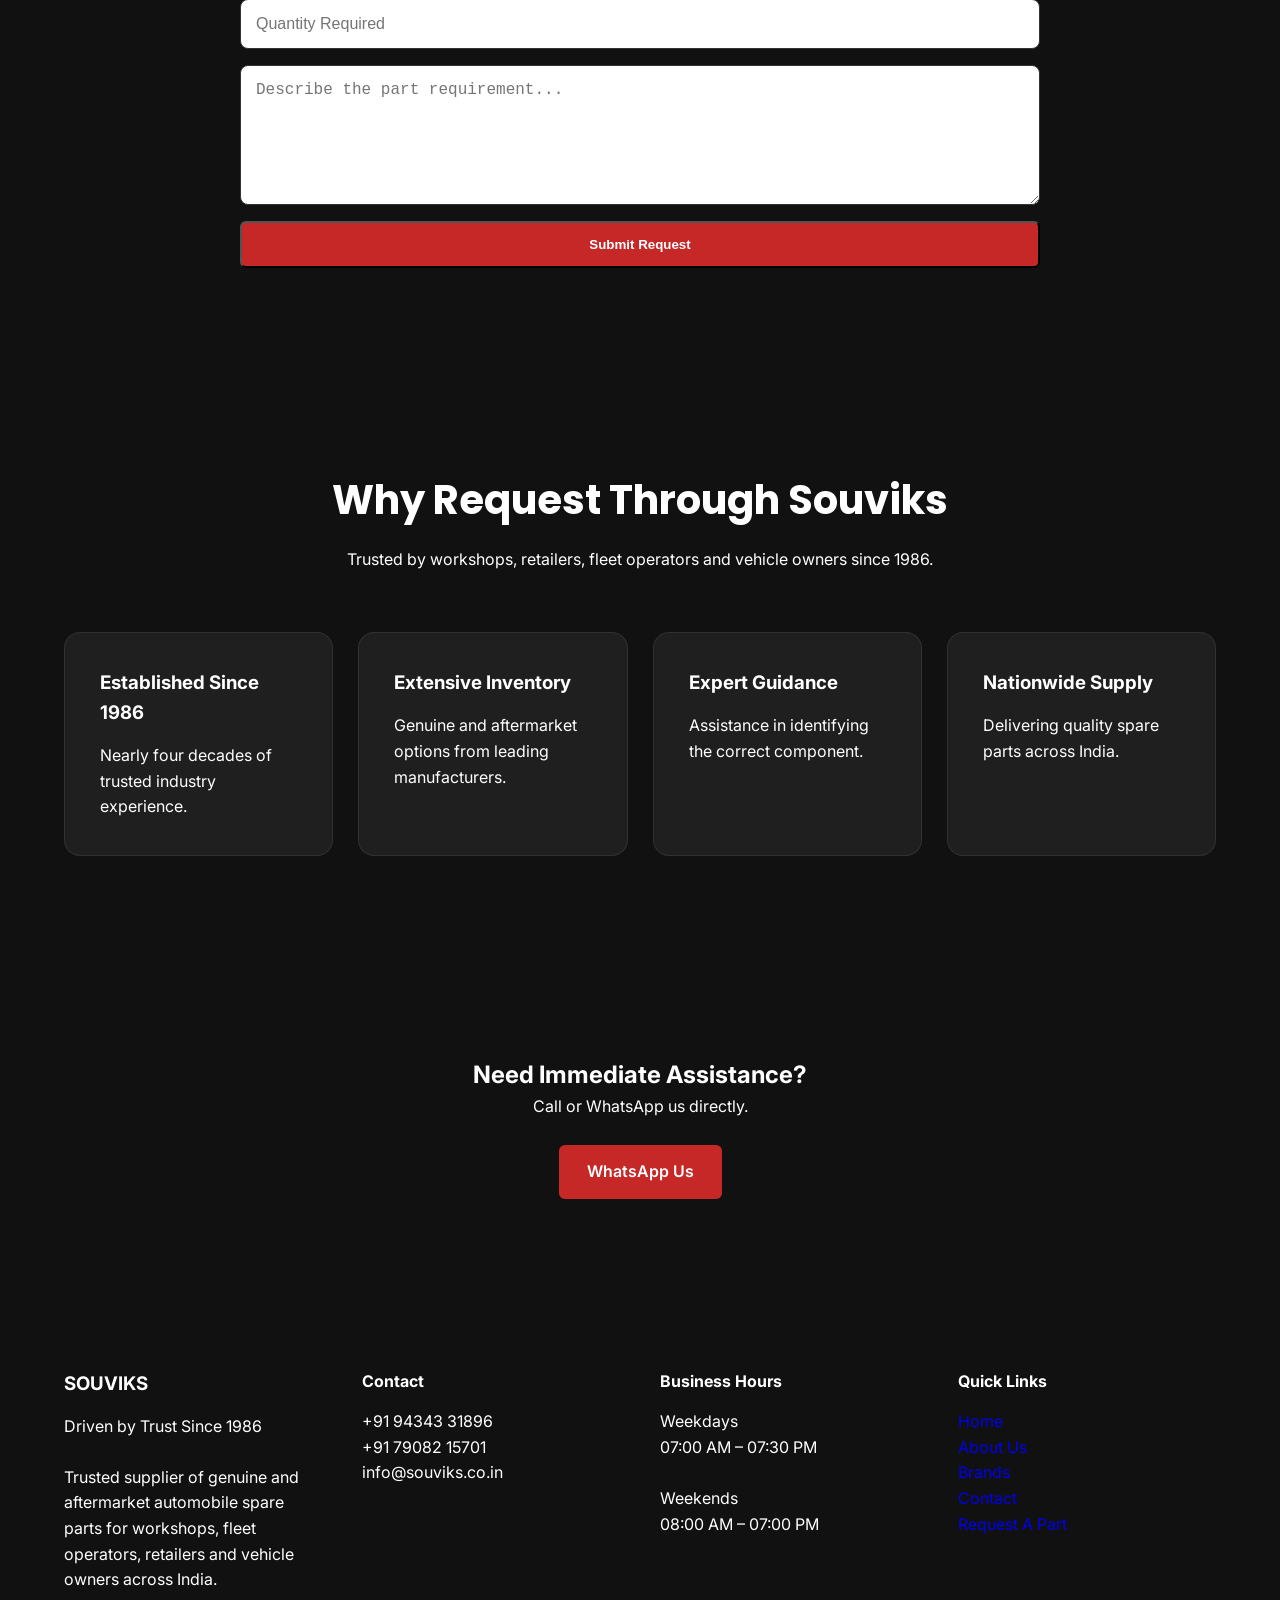
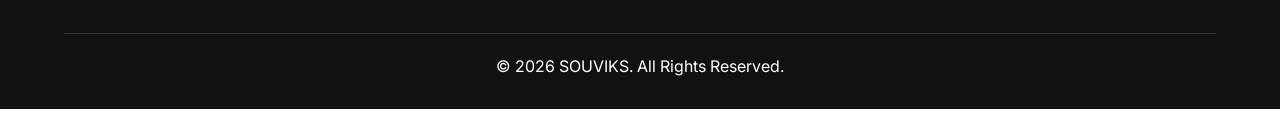
<file: request-part.html>
<!DOCTYPE html>

<html lang="en">

<head>

<meta charset="UTF-8">
<meta name="viewport" content="width=device-width, initial-scale=1.0">

<link rel="icon" type="image/x-icon" href="/favicon.ico">
<link rel="icon" type="image/png" sizes="32x32" href="/favicon-32x32.png">
<link rel="icon" type="image/png" sizes="16x16" href="/favicon-16x16.png">
<link rel="apple-touch-icon" sizes="180x180" href="/apple-touch-icon.png">
<link rel="manifest" href="/site.webmanifest">
<link rel="canonical" href="https://souviks.co.in/request-part.html">
  
<title>Request A Part | Souviks</title>

<meta name="description"
content="Request genuine and aftermarket automobile spare parts from Souviks. Fast availability checks, expert assistance and nationwide supply.">

<link rel="stylesheet" href="css/style.css">

<link href="https://fonts.googleapis.com/css2?family=Inter:wght@300;400;500;600&family=Poppins:wght@400;600;700;800&display=swap" rel="stylesheet">


<!-- Open Graph -->

<meta property="og:title"
content="Souviks | Trusted Automobile Spare Parts Since 1986">

<meta property="og:description"
content="Trusted supplier of genuine and aftermarket automobile spare parts across India.">

<meta property="og:image"
content="https://www.souviks.co.in/assets/images/og-image.png">

<meta property="og:url"
content="https://www.souviks.co.in">

<meta property="og:type"
content="website">

<!-- Local Business Schema -->

<script type="application/ld+json">
{
  "@context":"https://schema.org",
  "@type":"AutoPartsStore",
  "name":"Souviks",
  "url":"https://www.souviks.co.in",
  "telephone":"+919434331896",
  "email":"info@souviks.co.in",
  "address":{
    "@type":"PostalAddress",
    "streetAddress":"06/A, Souviks Building, Beside NH-2, Andal More",
    "addressLocality":"Andal",
    "addressRegion":"West Bengal",
    "postalCode":"713321",
    "addressCountry":"IN"
  }
}
</script>

<link rel="stylesheet" href="css/style.css">

</head>
</head>

<body>

<header class="navbar">
    <div class="container nav-wrapper">

        <a href="index.html" class="logo">
            <img src="assets/logo/souviks-logo.png" alt="Souviks Logo">
        </a>

        <nav>
            <ul class="nav-links">
                <li><a href="index.html">Home</a></li>
                <li><a href="products.html">Products</a></li>
                <li><a href="brands.html">Brands</a></li>
                <li><a href="about.html">About Us</a></li>
                <li><a href="contact.html">Contact</a></li>
            </ul>
        </nav>

        <a href="request-part.html" class="btn btn-primary">
            Request a Part
        </a>

    </div>
</header>

<section class="page-hero">


<div class="container">

    <span class="section-tag">
        REQUEST A PART
    </span>

    <h1>
        Tell Us What Part You Need
    </h1>

    <p>
        Looking for a specific spare part?
        Share your vehicle details, part number,
        preferred brand or application and our
        team will help you locate the correct part.
    </p>

</div>


</section>

<section class="trust-metrics">


<div class="container">

    <div class="section-heading">

        <h2>Quick Contact</h2>

        <p>
            Need assistance immediately?
            Reach us directly.
        </p>

    </div>

    <div class="metrics-grid">

        <div class="metric">

            <h2>Call</h2>

            <p>
                +91 94343 31896
            </p>

        </div>

        <div class="metric">

            <h2>WhatsApp</h2>

            <p>
                Fastest Response
            </p>

        </div>

        <div class="metric">

            <h2>Email</h2>

            <p>
                info@souviks.co.in
            </p>

        </div>

    </div>

</div>


</section>

<section class="request-part-section">


<div class="container">

    <div class="request-wrapper">

        <h2>Part Request Form</h2>

        <p>
            The more details you provide,
            the faster we can help.
        </p>

        <form
        action="https://formsubmit.co/info@souviks.co.in"
        method="POST">

            <input type="hidden" name="_captcha" value="false">

            <input
            type="text"
            name="name"
            placeholder="Full Name"
            required>

            <input
            type="tel"
            name="phone"
            placeholder="Phone Number"
            required>

            <input
            type="email"
            name="email"
            placeholder="Email Address">

            <input
            type="text"
            name="vehicle_make"
            placeholder="Vehicle Make (Tata, Mahindra, Eicher etc.)">

            <input
            type="text"
            name="vehicle_model"
            placeholder="Vehicle Model">

            <input
            type="text"
            name="part_number"
            placeholder="Part Number (If Available)">

            <select name="brand_preference">

                <option value="">
                    Preferred Brand (Optional)
                </option>

                <option>Tata Genuine Parts</option>
                <option>Mahindra Genuine Parts</option>
                <option>Eicher Genuine Parts</option>
                <option>SKF</option>
                <option>Timken</option>
                <option>Castrol</option>
                <option>Valvoline</option>
                <option>WABCO</option>
                <option>KNORR-Bremse</option>

            </select>

            <input
            type="number"
            name="quantity"
            placeholder="Quantity Required">

            <textarea
            name="message"
            rows="6"
            placeholder="Describe the part requirement..."></textarea>

            <button
            type="submit"
            class="btn btn-primary">

                Submit Request

            </button>

        </form>

    </div>

</div>


</section>

<section class="why-souviks">


<div class="container">

    <div class="section-heading light">

        <h2>
            Why Request Through Souviks
        </h2>

        <p>
            Trusted by workshops, retailers,
            fleet operators and vehicle owners
            since 1986.
        </p>

    </div>

    <div class="why-grid">

        <div class="why-card">

            <h3>Established Since 1986</h3>

            <p>
                Nearly four decades of trusted
                industry experience.
            </p>

        </div>

        <div class="why-card">

            <h3>Extensive Inventory</h3>

            <p>
                Genuine and aftermarket options
                from leading manufacturers.
            </p>

        </div>

        <div class="why-card">

            <h3>Expert Guidance</h3>

            <p>
                Assistance in identifying the
                correct component.
            </p>

        </div>

        <div class="why-card">

            <h3>Nationwide Supply</h3>

            <p>
                Delivering quality spare parts
                across India.
            </p>

        </div>

    </div>

</div>


</section>

<section class="about-cta">


<div class="container">

    <h2>
        Need Immediate Assistance?
    </h2>

    <p>
        Call or WhatsApp us directly.
    </p>

    <a
    href="https://wa.me/917908215701"
    class="btn btn-primary">

        WhatsApp Us

    </a>

</div>


</section>

<footer class="footer">


<div class="container">

    <div class="footer-grid">

        <div>

            <h3>SOUVIKS</h3>

            <p>
                Driven by Trust Since 1986
            </p>

            <br>

            <p>
                Trusted supplier of genuine and aftermarket
                automobile spare parts for workshops,
                fleet operators, retailers and vehicle
                owners across India.
            </p>

        </div>

        <div>

            <h4>Contact</h4>

            <p>+91 94343 31896</p>
            <p>+91 79082 15701</p>
            <p>info@souviks.co.in</p>

        </div>

        <div>

            <h4>Business Hours</h4>

            <p>Weekdays</p>
            <p>07:00 AM – 07:30 PM</p>

            <br>

            <p>Weekends</p>
            <p>08:00 AM – 07:00 PM</p>

        </div>

        <div>

            <h4>Quick Links</h4>

            <p><a href="index.html">Home</a></p>
            <p><a href="about.html">About Us</a></p>
            <p><a href="brands.html">Brands</a></p>
            <p><a href="contact.html">Contact</a></p>
            <p><a href="request-part.html">Request A Part</a></p>

        </div>

    </div>

    <div class="copyright">

        © 2026 SOUVIKS. All Rights Reserved.

    </div>

</div>


</footer>

</body>
</html>
</file>
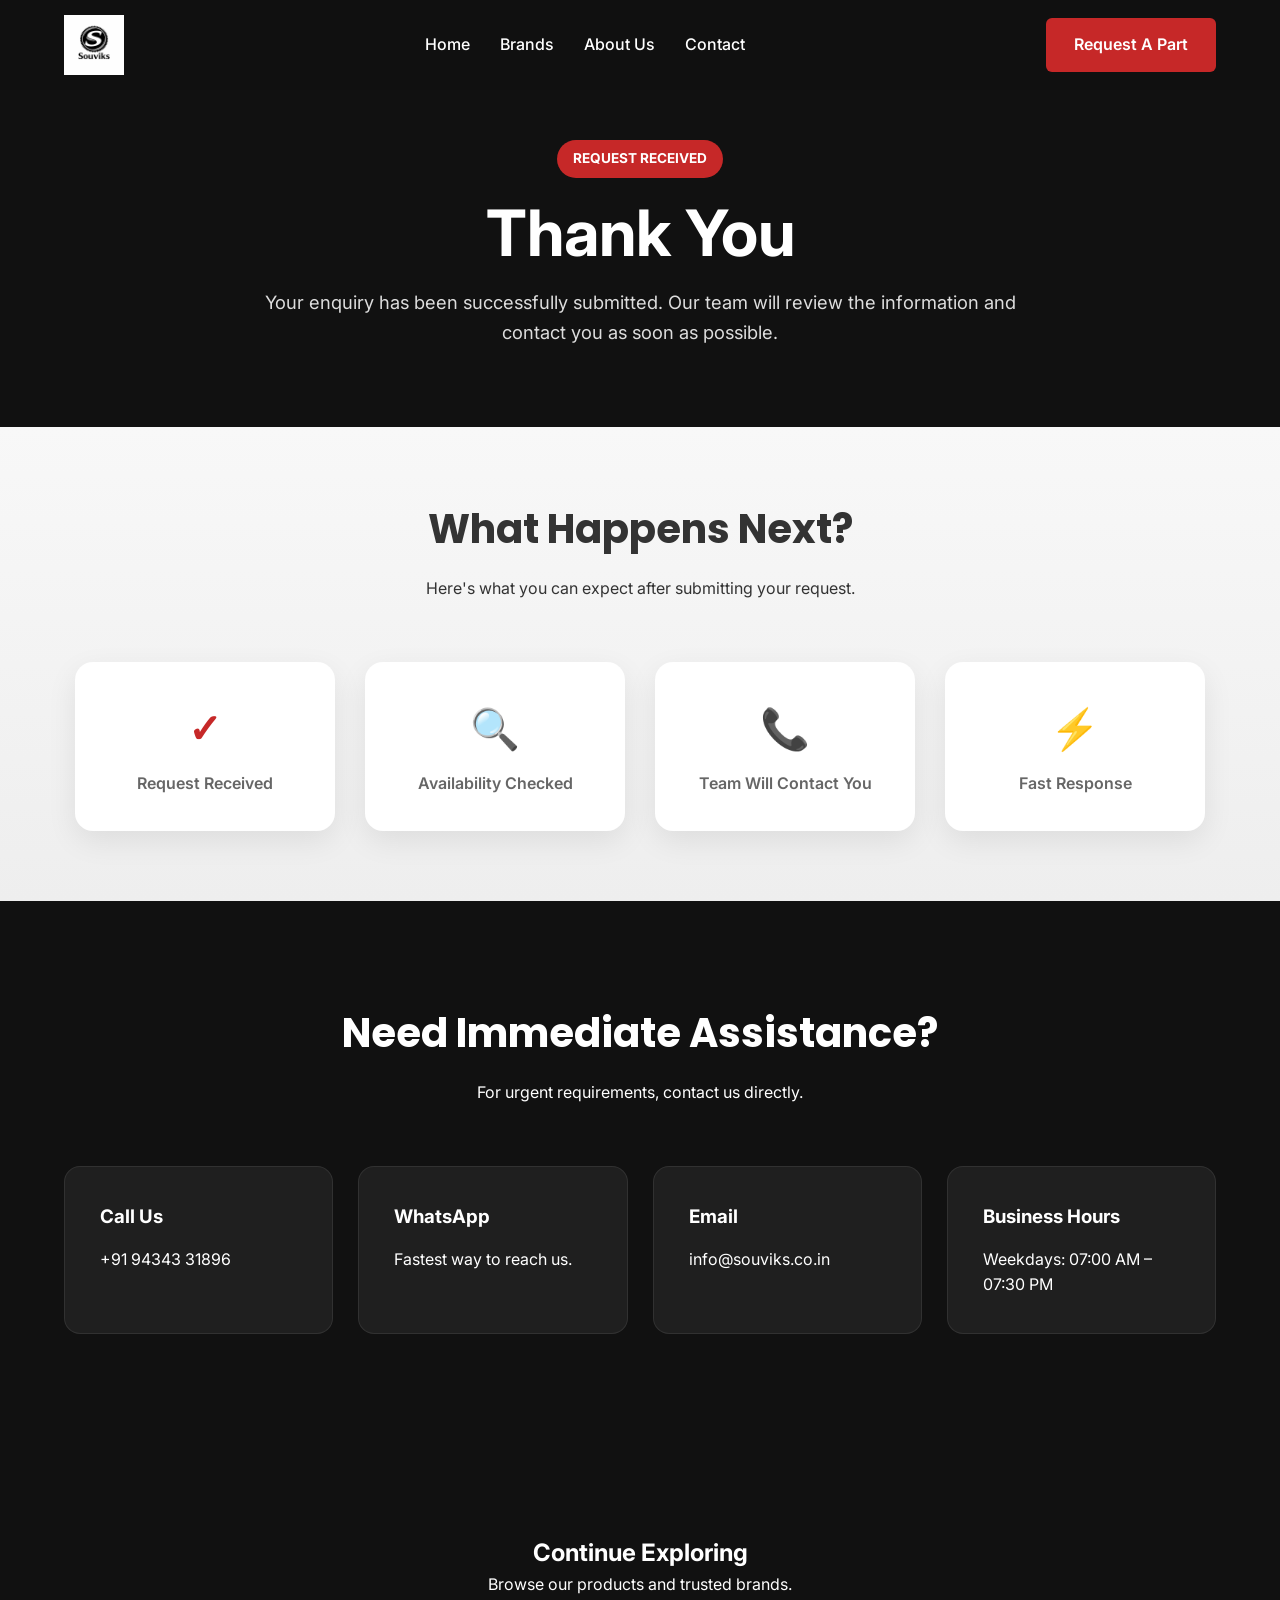
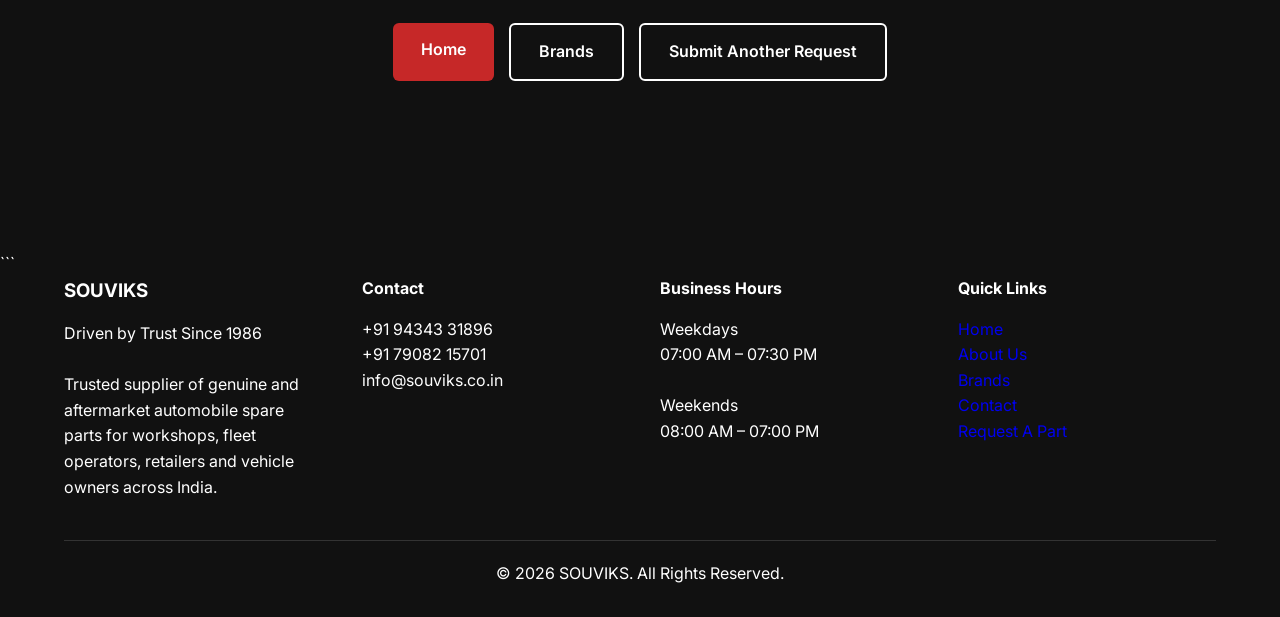
<file: thank-you.html>
<!DOCTYPE html>

<html lang="en">

<head>

<meta charset="UTF-8">
<meta name="viewport" content="width=device-width, initial-scale=1.0">

<link rel="icon" type="image/x-icon" href="/favicon.ico">
<link rel="icon" type="image/png" sizes="32x32" href="/favicon-32x32.png">
<link rel="icon" type="image/png" sizes="16x16" href="/favicon-16x16.png">
<link rel="apple-touch-icon" sizes="180x180" href="/apple-touch-icon.png">
<link rel="manifest" href="/site.webmanifest">

<title>Thank You | Souviks</title>

<meta name="description"
content="Thank you for contacting Souviks. Our team has received your request and will get back to you shortly.">

<link rel="stylesheet" href="css/style.css">

<link href="https://fonts.googleapis.com/css2?family=Inter:wght@300;400;500;600&family=Poppins:wght@400;600;700;800&display=swap" rel="stylesheet">

</head>

<body>

<header class="navbar">


<div class="container nav-wrapper">

    <a href="index.html" class="logo">
        <img src="assets/logo/souviks-logo.png"
             alt="Souviks Logo">
    </a>

    <nav>

        <ul class="nav-links">

            <li><a href="index.html">Home</a></li>
            <li><a href="brands.html">Brands</a></li>
            <li><a href="about.html">About Us</a></li>
            <li><a href="contact.html">Contact</a></li>

        </ul>

    </nav>

    <a href="request-part.html"
       class="btn btn-primary">

        Request A Part

    </a>

</div>


</header>

<section class="page-hero">


<div class="container">

    <span class="section-tag">

        REQUEST RECEIVED

    </span>

    <h1>

        Thank You

    </h1>

    <p>

        Your enquiry has been successfully submitted.

        Our team will review the information and
        contact you as soon as possible.

    </p>

</div>


</section>

<section class="trust-metrics">


<div class="container">

    <div class="section-heading">

        <h2>
            What Happens Next?
        </h2>

        <p>
            Here's what you can expect after
            submitting your request.
        </p>

    </div>

    <div class="metrics-grid">

        <div class="metric">

            <h2>✓</h2>

            <p>
                Request Received
            </p>

        </div>

        <div class="metric">

            <h2>🔍</h2>

            <p>
                Availability Checked
            </p>

        </div>

        <div class="metric">

            <h2>📞</h2>

            <p>
                Team Will Contact You
            </p>

        </div>

        <div class="metric">

            <h2>⚡</h2>

            <p>
                Fast Response
            </p>

        </div>

    </div>

</div>


</section>

<section class="why-souviks">


<div class="container">

    <div class="section-heading light">

        <h2>
            Need Immediate Assistance?
        </h2>

        <p>
            For urgent requirements,
            contact us directly.
        </p>

    </div>

    <div class="why-grid">

        <div class="why-card">

            <h3>Call Us</h3>

            <p>
                +91 94343 31896
            </p>

        </div>

        <div class="why-card">

            <h3>WhatsApp</h3>

            <p>
                Fastest way to reach us.
            </p>

        </div>

        <div class="why-card">

            <h3>Email</h3>

            <p>
                info@souviks.co.in
            </p>

        </div>

        <div class="why-card">

            <h3>Business Hours</h3>

            <p>
                Weekdays: 07:00 AM – 07:30 PM
            </p>

        </div>

    </div>

</div>


</section>

<section class="about-cta">


<div class="container">

    <h2>
        Continue Exploring
    </h2>

    <p>
        Browse our products and trusted brands.
    </p>

    <div class="hero-buttons">

        <a href="index.html"
           class="btn btn-primary">

            Home

        </a>

        <a href="brands.html"
           class="btn btn-secondary">

            Brands

        </a>

        <a href="request-part.html"
           class="btn btn-secondary">

            Submit Another Request

        </a>

    </div>

</div>


</section>

<footer class="footer">

```
<div class="container">

    <div class="footer-grid">

        <div>

            <h3>SOUVIKS</h3>

            <p>
                Driven by Trust Since 1986
            </p>

            <br>

            <p>
                Trusted supplier of genuine and aftermarket
                automobile spare parts for workshops,
                fleet operators, retailers and vehicle
                owners across India.
            </p>

        </div>

        <div>

            <h4>Contact</h4>

            <p>
                +91 94343 31896
            </p>

            <p>
                +91 79082 15701
            </p>

            <p>
                info@souviks.co.in
            </p>

        </div>

        <div>

            <h4>Business Hours</h4>

            <p>Weekdays</p>
            <p>07:00 AM – 07:30 PM</p>

            <br>

            <p>Weekends</p>
            <p>08:00 AM – 07:00 PM</p>

        </div>

        <div>

            <h4>Quick Links</h4>

            <p><a href="index.html">Home</a></p>
            <p><a href="about.html">About Us</a></p>
            <p><a href="brands.html">Brands</a></p>
            <p><a href="contact.html">Contact</a></p>
            <p><a href="request-part.html">Request A Part</a></p>

        </div>

    </div>

    <div class="copyright">

        © 2026 SOUVIKS. All Rights Reserved.

    </div>

</div>


</footer>

</body>

</html>
</file>
<file: css/style.css>
/* =========================
   GLOBAL
========================= */

*{
    margin:0;
    padding:0;
    box-sizing:border-box;
}

html{
    scroll-behavior:smooth;
}

body{
    font-family:'Inter',sans-serif;
    color:#333;
    background:#fff;
    line-height:1.6;
}

.container{
    width:90%;
    max-width:1200px;
    margin:auto;
}

img{
    max-width:100%;
    display:block;
}

a{
    text-decoration:none;
}

/* =========================
   BUTTONS
========================= */

.btn{
    display:inline-block;
    padding:14px 28px;
    border-radius:6px;
    font-weight:600;
    transition:0.3s ease;
}

.btn-primary{
    background:#c62828;
    color:#fff;
}

.btn-primary:hover{
    background:#a81f1f;
}

.btn-secondary{
    border:2px solid #fff;
    color:#fff;
}

.btn-secondary:hover{
    background:#fff;
    color:#111;
}

/* =========================
   NAVBAR
========================= */

.navbar{
    position:fixed;
    width:100%;
    top:0;
    left:0;
    z-index:999;
    background:rgba(17,17,17,0.95);
    backdrop-filter:blur(10px);
}

.nav-wrapper{
    display:flex;
    align-items:center;
    justify-content:space-between;
    padding:15px 0;
}

.logo img{
    height:60px;
}

.nav-links{
    list-style:none;
    display:flex;
    gap:30px;
}

.nav-links a{
    color:#fff;
    font-weight:500;
}

.nav-links a:hover{
    color:#c62828;
}

/* =========================
   HERO
========================= */

.hero{
    position:relative;
    min-height:100vh;
    display:flex;
    align-items:center;
    justify-content:center;
    overflow:hidden;
}

.hero-bg{
    position:absolute;
    width:100%;
    height:100%;
    object-fit:cover;
}

.hero-overlay{

    position:absolute;

    inset:0;

    background:
        linear-gradient(
            90deg,
            rgba(0,0,0,.82) 0%,
            rgba(0,0,0,.55) 45%,
            rgba(0,0,0,.40) 100%
        );
}

.hero-content{
    position:relative;
    z-index:10;
    text-align:center;
    max-width:850px;
    color:#fff;
    padding:20px;
}

.hero-content h1{

    font-family:'Poppins',sans-serif;

    font-size:5.5rem;

    font-weight:800;

    line-height:1.05;

    margin-bottom:25px;

    text-shadow:
        0 4px 12px rgba(0,0,0,.5),
        0 8px 30px rgba(0,0,0,.4);
}
.hero-content p{
    font-size:1.2rem;
    max-width:1000px;
    margin-bottom:35px;
}

.hero-buttons{
    display:flex;
    justify-content:center;
    gap:15px;
    flex-wrap:wrap;
}

/* =========================
   TRUST METRICS
========================= */

.trust-metrics{

    background:
    linear-gradient(
        180deg,
        #f8f8f8 0%,
        #eeeeee 100%
    );

    padding:70px 0;
}

.metrics-grid{
    display:grid;
    grid-template-columns:repeat(4,1fr);
    gap:25px;
}
.trust-metrics .metrics-grid{

    display:flex;
    justify-content:center;
    gap:30px;
    flex-wrap:wrap;
}
.trust-metrics .metric{

    width:260px;

    max-width:100%;

    text-align:center;
}
.trust-metrics .section-heading{

    text-align:center;
}
.metric{

    background:#fff;

    padding:35px;

    border-radius:18px;

    box-shadow:
        0 10px 30px rgba(0,0,0,.08);

    transition:.3s ease;
}
.metric h2{
    color:#c62828;
    font-size:2.5rem;
    font-family:'Poppins',sans-serif;
       margin-bottom:10px;
}


 .metric:hover{

    transform:translateY(-10px);

    box-shadow:
        0 20px 45px rgba(0,0,0,.15);
        0 8px 16px rgba(0,0,0,.08);
}
.metric p{
    font-weight:600;
             color:#666;
}


/* =========================
   SPECIALTIES
========================= */

.specialties{
    padding:90px 0;
}

.specialties h2{
    text-align:center;
    margin-bottom:50px;
    font-family:'Poppins',sans-serif;
    font-size:2.5rem;
}

.specialties-grid{

    display:flex;

    justify-content:center;

    flex-wrap:wrap;

    gap:20px;
}

.specialty-card{
    background:#111;
    color:#fff;
    text-align:center;
    padding:30px 20px;
    border-radius:10px;
    transition:0.3s ease;
}

.specialty-card:hover{
    background:#c62828;
    transform:translateY(-5px);
}

/* =========================
   CATEGORIES
========================= */

.categories{
    background:#f5f5f5;
    padding:100px 0;
}

.categories h2{
    text-align:center;
    margin-bottom:50px;
    font-family:'Poppins',sans-serif;
    font-size:2.5rem;
}


.category-grid{
    display:grid;
    grid-template-columns:repeat(5,1fr);
    gap:20px;
}

.category-card{
    background:#fff;
    border-radius:12px;
    overflow:hidden;
    box-shadow:0 5px 20px rgba(0,0,0,.08);
    transition:.3s ease;
    height:100%;
      position:relative;

}

.category-card:hover{
    transform:translateY(-8px);
}

.category-card img{
    width:100%;
    height:220px;
    object-fit:cover;
      transition:.5s ease;
}

.category-content{
    padding:25px;
}

.category-content h3{
    margin-bottom:12px;
    font-family:'Poppins',sans-serif;
}

.category-content p{
    margin-bottom:15px;
}

.category-content a{
    color:#c62828;
    font-weight:700;
}
.category-card:hover img{

    transform:scale(1.08);
}
/* =========================
   RESPONSIVE
========================= */

@media(max-width:992px){

    .metrics-grid{
        grid-template-columns:repeat(2,1fr);
    }

    .specialties-grid{
        grid-template-columns:repeat(2,1fr);
    }

    .hero-content h1{
        font-size:3rem;
    }
}

@media(max-width:768px){

    .nav-links{
        display:none;
    }

    .metrics-grid{
        grid-template-columns:1fr;
    }

    .specialties-grid{
        grid-template-columns:1fr;
    }

    .hero-content h1{
        font-size:2.3rem;
    }

    .hero-content p{
        font-size:1rem;
    }
}
/* =========================
   COMMON SECTION HEADING
========================= */

.section-heading{
    text-align:center;
    margin-bottom:60px;
}

.section-heading h2{
    font-family:'Poppins',sans-serif;
    font-size:2.5rem;
    margin-bottom:15px;
}

.section-heading p{
    max-width:700px;
    margin:auto;
}

.light{
    color:#fff;
}

/* =========================
   INDUSTRIES
========================= */

.industries{
    padding:100px 0;
}

.industries-grid{
    display:grid;
    grid-template-columns:repeat(auto-fit,minmax(250px,1fr));
    gap:25px;
}

.industry-card{
    background:#fff;
    padding:40px 30px;
    border-radius:16px;

    box-shadow:
        0 8px 20px rgba(0,0,0,.08);

    transition:.3s ease;

    border-top:4px solid transparent;
}
.industry-icon{

    width:48px;
    height:48px;

    margin-bottom:20px;

    opacity:.85;
}
.industry-card:hover{

    transform:translateY(-8px);

    border-top:4px solid #c62828;

    box-shadow:
        0 20px 40px rgba(0,0,0,.12);
}
.industry-card h3{
    margin-bottom:15px;
}

/* =========================
   ABOUT HIGHLIGHT
========================= */

.about-highlight{
    padding:120px 0;
    background:#ffffff;
}

.about-highlight-grid{
    display:grid;
    grid-template-columns:1fr 1fr;
    gap:60px;
    align-items:center;
}

.about-highlight-image img{
    width:100%;
    border-radius:16px;
    box-shadow:0 10px 30px rgba(0,0,0,.12);
}

.section-tag{
    display:inline-block;
    background:#c62828;
    color:#fff;
    padding:8px 16px;
    border-radius:30px;
    font-size:.85rem;
    font-weight:700;
    margin-bottom:20px;
}

.about-highlight-content h2{
    font-size:2.8rem;
    line-height:1.2;
    margin-bottom:20px;
    font-family:'Poppins',sans-serif;
}

.about-highlight-content p{
    margin-bottom:20px;
    font-size:1.05rem;
    color:#555;
}

@media(max-width:992px){

    .about-highlight-grid{
        grid-template-columns:1fr;
    }

    .about-highlight-content h2{
        font-size:2rem;
    }

}

/* =========================
   WHY SOUVIKS
========================= */

.why-souviks{
    background:#111;
    color:#fff;
    padding:100px 0;
}
.why-icon{

   width:60px;
    height:60px;

    margin-bottom:25px;

    filter:
        invert(21%)
        sepia(88%)
        saturate(2148%)
        hue-rotate(347deg)
        brightness(88%)
        contrast(90%);
}
.why-grid{
    display:grid;
    grid-template-columns:repeat(auto-fit,minmax(250px,1fr));
    gap:25px;
}

.why-card{
    background:#1f1f1f;

    padding:35px;

    border-radius:16px;

    border:1px solid rgba(255,255,255,.08);

    transition:.3s ease;
}
.why-card:hover{

    transform:translateY(-8px);

    background:#252525;

    border-color:#c62828;

    box-shadow:
        0 15px 35px rgba(0,0,0,.4);
}

.why-card h3{
    color:#fff;
    margin-bottom:15px;
}

/* =========================
   BRANDS
========================= */

.brands-stock{
    padding:100px 0;
    background:#f5f5f5;
}

.brand-group{
    margin-bottom:40px;
}

.brand-group h3{
    margin-bottom:20px;
    color:#c62828;
}

.brand-tags{
    display:flex;
    flex-wrap:wrap;
    gap:12px;
}

.brand-tags span{
    background:#fff;
    border:1px solid #ddd;
    padding:10px 16px;
    border-radius:30px;
    font-weight:600;
}
    .brand-category{
    margin-bottom:70px;
}

.brand-category h3{
    color:#c62828;
    margin-bottom:25px;
    font-size:1.5rem;
    font-family:'Poppins',sans-serif;
}
    .brand-card img{
    max-width:140px;
    max-height:70px;
    width:auto;
    height:auto;
    object-fit:contain;

    filter: grayscale(100%);
    opacity: 0.75;

    transition: all .3s ease;
}

.brand-card:hover img{
    filter: grayscale(0%);
    opacity: 1;
}
    .brand-explorer{

    padding:100px 0;
}

.brand-tabs{

    display:flex;
    flex-wrap:wrap;
    justify-content:center;
    gap:20px;
    margin:50px 0;
}

.brand-tab{

    border:none;
    background:#fff;
    border-radius:18px;
    padding:18px 22px;

    display:flex;
    align-items:center;
    gap:12px;

    cursor:pointer;

    box-shadow:
    0 10px 30px rgba(0,0,0,.08);

    transition:.3s ease;
}

.brand-tab img{

     width:42px;
    height:42px;

    object-fit:contain;
    display:block;
    border-radius:10px;
   opacity:.8
}

.brand-tab:hover{

    transform:translateY(-6px);
}

.brand-tab.active{

    background:#111;
    color:#fff;
    border:2px solid #c62828;
}

.brand-panel{

    display:none;

    animation:brandReveal .5s ease;
}

.brand-panel.active{

    display:block;
}

@keyframes brandReveal{

    from{

        opacity:0;
        transform:translateY(20px);
    }

    to{

        opacity:1;
        transform:translateY(0);
    }
}

.brand-card{

    background:#fff;

    border-radius:18px;

    height:140px;

    display:flex;

    align-items:center;

    justify-content:center;

    padding:25px;

    box-shadow:
    0 10px 25px rgba(0,0,0,.08);

    transition:.35s ease;
   
}

.brand-card:hover{

    transform:
    translateY(-10px)
    scale(1.04);

    box-shadow:
    0 25px 45px rgba(0,0,0,.18);
}

.brand-card img{

    max-width:140px;

    max-height:70px;

    width:auto;

    height:auto;

    object-fit:contain;

    filter:grayscale(100%);

    opacity:.75;

    transition:.35s ease;
}
    .brand-tab.active img{
    filter:none;
}
.brand-card:hover img{

    filter:none;
   
    transform:scale(1.1);
    transition:.3s ease; 
   opacity:1;
}
    .brand-grid{

    display:grid;

    grid-template-columns:
    repeat(auto-fit,minmax(220px,1fr));

    gap:24px;

    margin-top:30px;
}
    .brand-placeholder{

    text-align:center;

    padding:80px 20px;

    color:#666;
}

.brand-placeholder.hidden{

    display:none;
}

    .brand-tab span{
    background:#c62828;
    color:#fff;
    font-size:.75rem;
    padding:3px 8px;
    border-radius:20px;
    margin-left:6px;
}

    .brand-card{

    opacity:0;
    transform:translateY(20px);
    animation:brandCardFade .4s forwards;
}

.brand-card:nth-child(1){animation-delay:.05s;}
.brand-card:nth-child(2){animation-delay:.1s;}
.brand-card:nth-child(3){animation-delay:.15s;}
.brand-card:nth-child(4){animation-delay:.2s;}
.brand-card:nth-child(5){animation-delay:.25s;}
.brand-card:nth-child(6){animation-delay:.3s;}
.brand-card:nth-child(7){animation-delay:.35s;}
.brand-card:nth-child(8){animation-delay:.4s;}
.brand-card:nth-child(9){animation-delay:.45s;}

@keyframes brandCardFade{

    from{
        opacity:0;
        transform:translateY(20px);
    }

    to{
        opacity:1;
        transform:translateY(0);
    }
}

    .brand-search{

    text-align:center;
    margin-bottom:40px;
}

.brand-search input{

    width:100%;
    max-width:500px;

    padding:15px 20px;

    border:1px solid #ddd;
    border-radius:50px;

    font-size:1rem;
}

    .brand-card{

    text-decoration:none;
    color:inherit;
}

.brand-card:hover{

    text-decoration:none;
}
    
/* =========================
   GALLERY
========================= */

.gallery{
    padding:100px 0;
}

.gallery-grid{
    display:grid;
    grid-template-columns:2fr 1fr;
    gap:20px;
}

.gallery-large img,
.gallery-small img{
    width:100%;
    height:100%;
    object-fit:cover;
    border-radius:12px;
}

.gallery-small{
    display:grid;
    gap:20px;
}

/* =========================
   REQUEST PART
========================= */

.request-part-section{
    background:#111111;
    color:#fff;
    padding:100px 0;
}

.request-wrapper{
    max-width:700px;
    margin:auto;
    text-align:center;
}

.request-wrapper h2{
    font-size:2.5rem;
    margin-bottom:15px;
}

.request-wrapper p{
    margin-bottom:30px;
}

.request-wrapper form{
    display:grid;
    gap:15px;
}

.request-wrapper input,
.request-wrapper textarea{
    padding:15px;
      border:1px solid #333;
    border-radius:8px;
    font-size:1rem;
}

.request-wrapper textarea{
    min-height:140px;
    resize:vertical;
}

/* =========================
   FOOTER
========================= */

.footer{
    background:#111;
    color:#fff;
    padding:70px 0 30px;
}
.footer-icon{

    width:18px;
    height:18px;

    margin-right:8px;

    vertical-align:middle;

    filter:invert(100%);
}
.footer-grid{
    display:grid;
    grid-template-columns:repeat(auto-fit,minmax(250px,1fr));
    gap:40px;
}

.footer h3,
.footer h4{
    margin-bottom:15px;
}

.copyright{
    margin-top:40px;
    padding-top:20px;
    border-top:1px solid #333;
    text-align:center;
}

/* =========================
   WHATSAPP
========================= */

.floating-whatsapp{

    position:fixed;

    right:25px;
    bottom:25px;

    width:65px;
    height:65px;

    display:flex;
    align-items:center;
    justify-content:center;

    background:#25D366;

    border-radius:50%;

    box-shadow:
        0 10px 25px rgba(0,0,0,.25);

    z-index:9999;
}

.floating-whatsapp img{

    width:32px;
    height:32px;

    filter:invert(100%);
}

/* =========================
   MOBILE
========================= */

@media(max-width:992px){

    .category-grid{
        display:flex;
        overflow-x:auto;
        gap:20px;
        padding-bottom:10px;
        scroll-snap-type:x mandatory;
    }

    .category-card{
        min-width:280px;
        scroll-snap-align:start;
    }

}

    .page-hero{

padding:140px 0 80px;

background:#111;

color:#fff;

text-align:center;
}

.two-column{

display:grid;

grid-template-columns:1fr 1fr;

gap:60px;

align-items:center;
}

.about-story img{

width:100%;

border-radius:16px;

box-shadow:
0 15px 40px rgba(0,0,0,.15);
}

.about-stats{

 

    background:#f8f8f8;

padding:80px 0;
}


.about-cta{

padding:100px 0;

background:#111;

color:#fff;

text-align:center;
}

.nationwide{

    padding:120px 20px;

    background:
    linear-gradient(
        135deg,
        #f8f8f8 0%,
        #ffffff 100%
    );

    text-align:center;
}
    .nationwide h2{

    font-size:3rem;

    margin-bottom:20px;

    color:#111;

    font-weight:700;
}
    .nationwide p{

    max-width:800px;

    margin:auto;

    color:#666;

    font-size:1.1rem;

    line-height:1.8;
}

    .page-hero h1{

    max-width:900px;

    margin:0 auto 20px;

    font-size:4rem;

    line-height:1.1;
}

.page-hero p{

    max-width:800px;

    margin:auto;

    color:#ddd;

    font-size:1.15rem;
}

.about-cta .btn{

    margin-top:25px;

    display:inline-block;
}
    


@media (max-width: 768px){

    .brand-grid{

        display:flex;

        overflow-x:auto;

        gap:16px;

        padding-bottom:10px;

        scroll-snap-type:x mandatory;

        -webkit-overflow-scrolling:touch;
    }

    .brand-grid::-webkit-scrollbar{

        display:none;
    }

    .brand-card{

        flex:0 0 150px;

    min-width:150px;

    height:120px;

        scroll-snap-align:start;
    }

}
    @media (max-width:768px){

    .brand-panel{

        padding-top:20px;
    }

    .brand-card:hover{

        transform:none;
    }

}
@media (max-width:768px){

    .brand-tabs{

        flex-wrap:nowrap;

        overflow-x:auto;

        justify-content:flex-start;

        padding-bottom:10px;

        scroll-snap-type:x proximity;
    }

    .brand-tabs::-webkit-scrollbar{

        display:none;
    }

    .brand-tab{

        flex-shrink:0;
    }

}
.mobile-category-nav{

    display:none;
}

@media (max-width:768px){

    .mobile-category-nav{

        display:flex;

        align-items:center;

        justify-content:space-between;

        gap:10px;

        margin:20px 0 30px;
    }

    .mobile-category-nav button{

        border:none;

        background:#111;

        color:#fff;

        padding:10px 14px;

        border-radius:12px;

        cursor:pointer;

        font-size:.9rem;
    }

    #currentCategoryLabel{

        flex:1;

        text-align:center;

        font-weight:600;

        color:#111;
    }
}
@media (max-width:768px){

    .brand-tabs{

        display:none;
    }
}    
/*====== Request Part================*/

.request-wrapper select{

    padding:15px;

    border:1px solid #333;

    border-radius:8px;

    font-size:1rem;

    width:100%;
}

.request-wrapper form{

    display:grid;

    gap:16px;
}

.request-wrapper{

    max-width:800px;
}
</file>
<file: css/products.css>
/* =========================
   PRODUCTS HERO
========================= */

.products-hero{

    background:
    linear-gradient(
        rgba(0,0,0,0.55),
        rgba(0,0,0,0.55)
    ),
    url('../assets/images/products-hero.png');

    background-size:cover;
    background-position:center;

    padding:120px 20px;

    text-align:center;

    color:#fff;
}

.products-hero h1{

    font-size:3rem;

    margin-bottom:15px;
}

.products-hero p{

    max-width:700px;

    margin:auto;

    font-size:1.1rem;
}


/* =========================
   CATALOGUE LAYOUT
========================= */

.catalogue-section{

    padding:70px 0;
}

.catalogue-layout{

    display:grid;

    grid-template-columns:
    280px minmax(0,1fr);

    gap:40px;

    align-items:start;
}
.catalogue-content{
    min-width:0;
    display:block;

    width:100%;
}
.catalogue-section .container{

    max-width:1400px;

    margin:auto;
}

/* =========================
   SIDEBAR
========================= */

.catalogue-sidebar{

    background:#fff;

    border-radius:12px;

    padding:25px;

    box-shadow:
    0 4px 20px rgba(0,0,0,.06);

    height:max-content;

    position:sticky;

    top:100px;
}

.catalogue-sidebar h3{

    margin-bottom:20px;
}

.category-item{

    display:block;

    width:100%;

    text-align:left;

    border:none;

    background:#f5f5f5;

    padding:14px 18px;

    border-radius:8px;

    margin-bottom:10px;

    cursor:pointer;

    transition:.3s ease;

    font-size:.95rem;
}

.category-item:hover{

    background:#ececec;
}

.category-item.active{

    background:#c62828;

    color:#fff;
}


/* =========================
   FEATURED CATEGORIES
========================= */

.section-title{

    margin-bottom:25px;
}

.featured-categories{

    display:grid;

    grid-template-columns:
    repeat(4,1fr);

    gap:20px;

    margin-bottom:40px;
}

.featured-category-card{

    background:#fff;

    border-radius:12px;

    padding:25px;

    text-align:center;

    cursor:pointer;

    box-shadow:
    0 4px 20px rgba(0,0,0,.06);

    transition:.3s ease;
}

.featured-category-card:hover{

    transform:translateY(-5px);

    box-shadow:
    0 10px 30px rgba(0,0,0,.12);
}

.featured-category-card h3{

    margin:0;
}


/* =========================
   FILTERS
========================= */

.catalogue-filters{

    display:flex;

    gap:15px;

    margin-bottom:30px;

    flex-wrap:wrap;
}

.catalogue-filters select,
.catalogue-filters input{

    padding:12px 15px;

    border:1px solid #ddd;

    border-radius:8px;

    min-width:220px;

    font-size:.95rem;
}


/* =========================
   PRODUCT GRID
========================= */

.product-grid{

    display:grid;

    grid-template-columns:
    repeat(3,1fr);

    gap:25px;
}


/* =========================
   PRODUCT CARD
========================= */

.product-card{

    background:#fff;

    border-radius:12px;

    overflow:hidden;

    box-shadow:
    0 4px 20px rgba(0,0,0,.06);

    transition:.3s ease;
}

.product-card:hover{

    transform:translateY(-5px);

    box-shadow:
    0 10px 30px rgba(0,0,0,.12);
}

.product-brand{

    padding:15px;

    text-align:right;

    height:70px;
}

.product-brand img{

    max-height:40px;

    max-width:120px;

    object-fit:contain;
}

.product-image{

    height:220px;

    display:flex;

    justify-content:center;

    align-items:center;

    padding:20px;
}

.product-image img{

    max-width:100%;

    max-height:180px;

    object-fit:contain;
}

.product-content{

    padding:20px;
}

.product-content h3{

    font-size:1rem;

    margin-bottom:15px;

    min-height:55px;
}

.product-content p{

    margin-bottom:10px;

    color:#666;
}

.product-link{

    display:inline-block;

    margin-top:10px;

    color:#c62828;

    font-weight:600;

    text-decoration:none;
}


/* =========================
   CTA
========================= */

.catalogue-cta{

    background:#111;

    color:#fff;

    text-align:center;

    padding:80px 20px;
}

.catalogue-cta h2{

    margin-bottom:15px;
}

.catalogue-cta p{

    margin-bottom:30px;
}


/* =========================
   RESPONSIVE
========================= */

@media(max-width:1200px){

    .featured-categories{

        grid-template-columns:
        repeat(2,1fr);
    }

    .product-grid{

        grid-template-columns:
        repeat(2,1fr);
    }
}

@media(max-width:900px){

    .catalogue-layout{

        grid-template-columns:1fr;
    }

    .catalogue-sidebar{

        position:relative;

        top:auto;
    }
}

@media(max-width:768px){

    .products-hero h1{

        font-size:2.2rem;
    }

    .featured-categories{

        display:flex;

        overflow-x:auto;

        gap:15px;

        padding-bottom:10px;
    }

    .featured-category-card{

        min-width:220px;
    }

    .product-grid{

        grid-template-columns:1fr;
    }

    .catalogue-filters{

        flex-direction:column;
    }

    .catalogue-filters select,
    .catalogue-filters input{

        width:100%;
    }
}

/* -------------------------
   AVAILABLE BRANDS
------------------------- */

.brand-filter-section{
    margin:40px 0 30px;
}

.brand-list{

    display:flex;
    flex-wrap:wrap;
    gap:14px;

}

.brand-pill{

    display:flex;
    align-items:center;
    justify-content:center;

    padding:12px 24px;

    background:#fff;

    border:1px solid #dedede;

    border-radius:50px;

    cursor:pointer;

    transition:.25s ease;

    font-weight:600;

    color:#333;

    user-select:none;

}

.brand-pill:hover{

    background:#111;

    color:#fff;

    border-color:#111;

}

.brand-pill.active{

    background:#d62828;

    border-color:#d62828;

    color:#fff;

}

/* Product Counter */

.catalogue-results{

    margin:20px 0;

    color:#666;

    font-weight:500;

}

/* MOBILE */

@media(max-width:768px){

.brand-list{

    flex-wrap:nowrap;

    overflow-x:auto;

    -webkit-overflow-scrolling:touch;

    scrollbar-width:none;

    padding-bottom:8px;

}

.brand-list::-webkit-scrollbar{

    display:none;

}

.brand-pill{

    flex:0 0 auto;

    white-space:nowrap;

}

}
</file>
